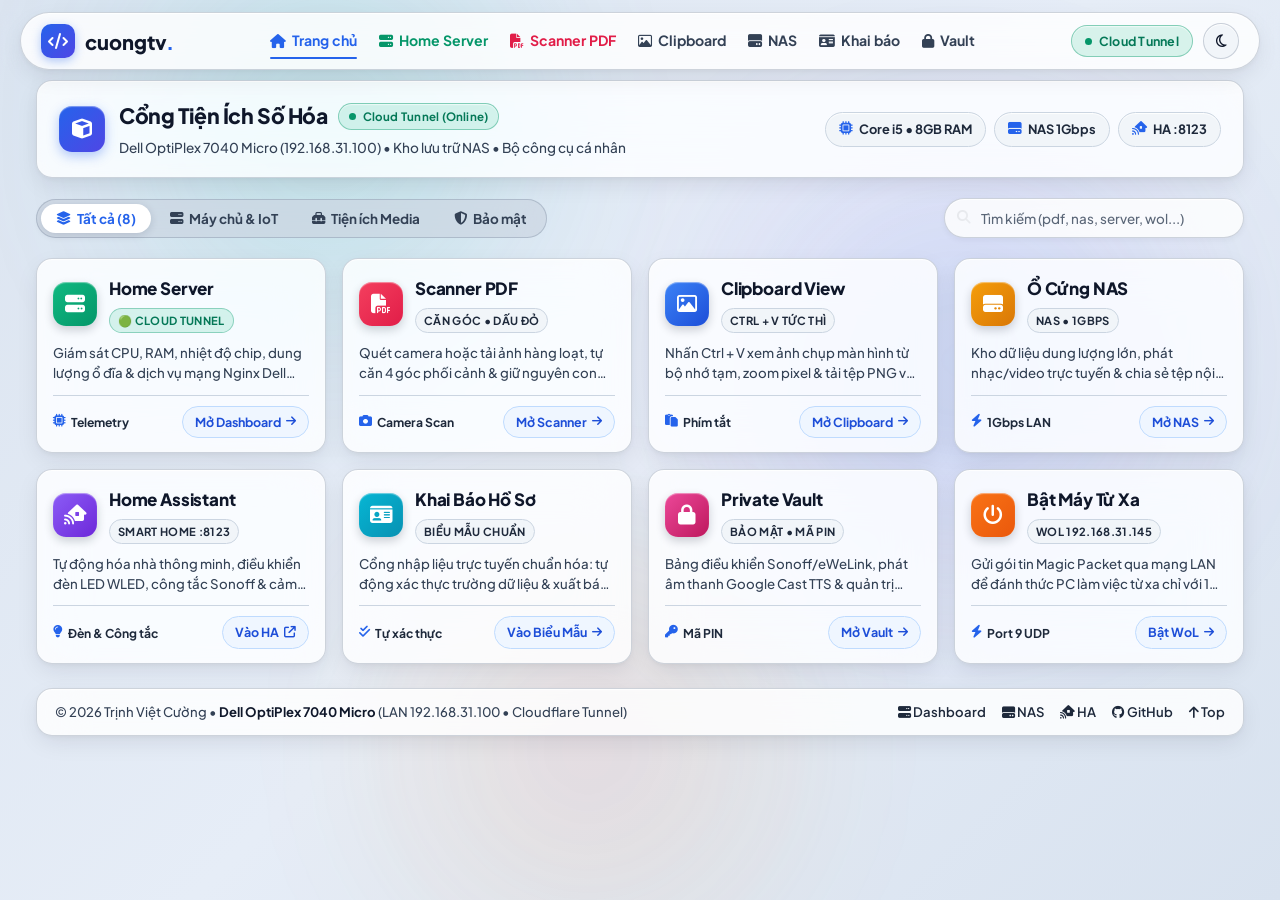
<file: index.html>
<!DOCTYPE html>
<html lang="vi" data-theme="light">
<head>
  <meta charset="UTF-8" />
  <meta name="viewport" content="width=device-width, initial-scale=1.0" />
  <title>Cổng Tiện Ích & Điều Khiển | cuongtv.</title>
  <meta name="description" content="Cổng quản lý Home Server Dell OptiPlex, kho lưu trữ NAS và bộ công cụ số hóa cá nhân của Trịnh Việt Cường." />

  <!-- Google Fonts: Plus Jakarta Sans & JetBrains Mono -->
  <link rel="preconnect" href="https://fonts.googleapis.com" />
  <link rel="preconnect" href="https://fonts.gstatic.com" crossorigin />
  <link href="https://fonts.googleapis.com/css2?family=Plus+Jakarta+Sans:wght@400;500;600;700;800&family=JetBrains+Mono:wght@400;500;600&display=swap" rel="stylesheet" />

  <!-- Font Awesome Icons -->
  <link rel="stylesheet" href="https://cdnjs.cloudflare.com/ajax/libs/font-awesome/6.5.1/css/all.min.css" />

  <!-- Base Stylesheet -->
  <link rel="stylesheet" href="css/style.css" />

  <style>
    /* ========================================================
       HIGH-CONTRAST LIGHT LIQUID GLASS (iOS FROSTED CRYSTAL)
       ======================================================== */
    :root {
      /* Deeper Cool Slate-Silver Canvas so White Glass Cards Pop with High Contrast */
      --liquid-bg: #dde5f0;
      --liquid-surface: rgba(255, 255, 255, 0.82);
      --liquid-surface-hover: rgba(255, 255, 255, 0.96);
      --liquid-border: rgba(100, 116, 139, 0.3);
      --liquid-border-hover: #2563eb;
      --liquid-blur: 24px;
      --liquid-specular: inset 0 1px 1px 0 rgba(255, 255, 255, 0.95);
      --liquid-shadow: 0 8px 24px -4px rgba(15, 23, 42, 0.1), 0 2px 6px -1px rgba(15, 23, 42, 0.06);
      --liquid-shadow-hover: 0 14px 32px -4px rgba(37, 99, 235, 0.2), 0 4px 10px -2px rgba(15, 23, 42, 0.08);

      --text-main: #0f172a;
      --text-body: #1e293b;
      --text-muted: #334155;
      --primary: #2563eb;
      --primary-hover: #1d4ed8;
      --primary-glow: rgba(37, 99, 235, 0.25);

      --pill-bg: #eff6ff;
      --pill-border: #bfdbfe;
      --pill-text: #1d4ed8;
      --badge-bg: #f1f5f9;
      --badge-border: #cbd5e1;
      --badge-text: #1e293b;
      --track-bg: rgba(203, 213, 225, 0.65);

      --ios-radius: 16px;
      --ios-radius-pill: 9999px;
      --ios-squircle: 13px;
    }

    [data-theme="dark"] {
      --liquid-bg: #04070d;
      --liquid-surface: rgba(13, 19, 33, 0.78);
      --liquid-surface-hover: rgba(22, 32, 54, 0.88);
      --liquid-border: rgba(255, 255, 255, 0.16);
      --liquid-border-hover: rgba(59, 130, 246, 0.55);
      --liquid-specular: inset 0 1px 1px 0 rgba(255, 255, 255, 0.32);
      --liquid-shadow: 0 10px 32px -8px rgba(0, 0, 0, 0.7);
      --liquid-shadow-hover: 0 18px 45px -8px rgba(0, 0, 0, 0.85);

      --text-main: #ffffff;
      --text-body: #e2e8f0;
      --text-muted: #94a3b8;
      --primary: #3b82f6;
      --primary-hover: #2563eb;
      --primary-glow: rgba(59, 130, 246, 0.4);

      --pill-bg: rgba(59, 130, 246, 0.15);
      --pill-border: rgba(59, 130, 246, 0.35);
      --pill-text: #60a5fa;
      --badge-bg: rgba(255, 255, 255, 0.09);
      --badge-border: rgba(255, 255, 255, 0.16);
      --badge-text: #cbd5e1;
      --track-bg: rgba(13, 19, 33, 0.78);
    }

    body {
      background-color: var(--liquid-bg);
      background-image: linear-gradient(135deg, #dbe4f0 0%, #e6edf7 50%, #d8e2ef 100%);
      color: var(--text-main);
      font-family: var(--font-main);
      min-height: 100vh;
      display: flex;
      flex-direction: column;
      position: relative;
      overflow-x: hidden;
      transition: background-color 0.3s ease;
    }

    [data-theme="dark"] body {
      background-image: none;
    }

    /* Ambient Fluid Glow Orbs for Glass Refraction */
    .liquid-mesh-bg {
      position: fixed;
      inset: 0;
      pointer-events: none;
      z-index: 0;
      overflow: hidden;
    }

    .liquid-orb {
      position: absolute;
      border-radius: 50%;
      filter: blur(85px);
      opacity: 0.7;
      will-change: transform;
      animation: floatFluid 20s ease-in-out infinite alternate;
    }

    .orb-1 {
      width: 500px;
      height: 500px;
      background: radial-gradient(circle, rgba(16, 185, 129, 0.25) 0%, rgba(6, 182, 212, 0.12) 50%, transparent 75%);
      top: -120px;
      left: 6%;
    }

    .orb-2 {
      width: 540px;
      height: 540px;
      background: radial-gradient(circle, rgba(59, 130, 246, 0.26) 0%, rgba(139, 92, 246, 0.15) 50%, transparent 75%);
      top: 10%;
      right: 4%;
      animation-duration: 24s;
    }

    .orb-3 {
      width: 460px;
      height: 460px;
      background: radial-gradient(circle, rgba(244, 63, 94, 0.16) 0%, rgba(245, 158, 11, 0.12) 50%, transparent 75%);
      bottom: -80px;
      left: 28%;
      animation-duration: 22s;
    }

    @keyframes floatFluid {
      0% { transform: translate(0, 0) scale(1); }
      50% { transform: translate(35px, 25px) scale(1.05); }
      100% { transform: translate(-30px, 18px) scale(0.95); }
    }

    /* Container */
    .container {
      max-width: 1240px;
      margin: 0 auto;
      padding: 0 16px;
      position: relative;
      z-index: 1;
    }

    /* Floating Liquid Header */
    .header {
      position: sticky;
      top: 12px;
      z-index: 100;
      background: transparent;
      border-bottom: none;
      padding: 0 16px;
    }

    .nav-glass-bar {
      max-width: 1240px;
      margin: 0 auto;
      height: 58px;
      padding: 0 20px;
      background: var(--liquid-surface);
      backdrop-filter: blur(var(--liquid-blur)) saturate(190%);
      -webkit-backdrop-filter: blur(var(--liquid-blur)) saturate(190%);
      border: 1px solid var(--liquid-border);
      border-radius: var(--ios-radius-pill);
      box-shadow: var(--liquid-specular), var(--liquid-shadow);
      display: flex;
      align-items: center;
      justify-content: space-between;
      transition: var(--transition);
    }

    .brand-logo {
      display: flex;
      align-items: center;
      gap: 10px;
      font-weight: 800;
      font-size: 1.25rem;
      color: var(--text-main);
      text-decoration: none;
    }

    .logo-squircle {
      width: 34px;
      height: 34px;
      border-radius: 10px;
      background: linear-gradient(135deg, #2563eb, #4f46e5);
      color: #fff;
      display: flex;
      align-items: center;
      justify-content: center;
      font-size: 1rem;
      box-shadow: 0 3px 10px rgba(37, 99, 235, 0.35);
    }

    .nav-list {
      display: flex;
      align-items: center;
      gap: 22px;
      list-style: none;
      margin: 0;
      padding: 0;
    }

    .nav-link {
      font-size: 0.88rem;
      font-weight: 700;
      color: var(--text-muted);
      text-decoration: none;
      transition: color 0.2s ease;
      display: flex;
      align-items: center;
      gap: 6px;
    }

    .nav-link:hover, .nav-link.active {
      color: var(--primary);
    }

    .nav-actions {
      display: flex;
      align-items: center;
      gap: 10px;
    }

    /* Dynamic Island Status Pill */
    .glass-status-pill {
      display: inline-flex;
      align-items: center;
      gap: 7px;
      padding: 5px 13px;
      background: rgba(16, 185, 129, 0.15);
      border: 1px solid rgba(5, 150, 105, 0.4);
      border-radius: var(--ios-radius-pill);
      color: #047857;
      font-size: 0.78rem;
      font-weight: 700;
      letter-spacing: 0.02em;
      text-decoration: none;
      box-shadow: inset 0 1px 1px 0 rgba(255, 255, 255, 0.6);
      transition: var(--transition);
      white-space: nowrap;
    }

    [data-theme="dark"] .glass-status-pill {
      color: #34d399;
      border-color: rgba(16, 185, 129, 0.4);
    }

    .glass-status-pill:hover {
      background: rgba(16, 185, 129, 0.25);
      transform: scale(1.02);
    }

    .pulse-dot {
      width: 7px;
      height: 7px;
      background-color: #059669;
      border-radius: 50%;
      box-shadow: 0 0 0 0 rgba(5, 150, 105, 0.8);
      animation: pulseGreen 1.8s infinite;
    }

    @keyframes pulseGreen {
      0% { transform: scale(0.95); box-shadow: 0 0 0 0 rgba(5, 150, 105, 0.7); }
      70% { transform: scale(1); box-shadow: 0 0 0 7px rgba(5, 150, 105, 0); }
      100% { transform: scale(0.95); box-shadow: 0 0 0 0 rgba(5, 150, 105, 0); }
    }

    .icon-glass-btn {
      width: 36px;
      height: 36px;
      border-radius: 50%;
      background: var(--badge-bg);
      border: 1px solid var(--liquid-border);
      color: var(--text-main);
      display: flex;
      align-items: center;
      justify-content: center;
      cursor: pointer;
      font-size: 0.9rem;
      box-shadow: var(--liquid-specular);
      transition: var(--transition);
    }

    .icon-glass-btn:hover {
      background: var(--liquid-surface-hover);
      border-color: var(--liquid-border-hover);
      color: var(--primary);
      transform: scale(1.08);
    }

    /* Main Container */
    .main-content {
      flex: 1;
      padding: 22px 0 40px;
    }

    /* COMPACT HERO BAR (HIGH-CONTRAST) */
    .compact-hero-glass {
      background: var(--liquid-surface);
      backdrop-filter: blur(var(--liquid-blur)) saturate(190%);
      -webkit-backdrop-filter: blur(var(--liquid-blur)) saturate(190%);
      border: 1px solid var(--liquid-border);
      border-radius: var(--ios-radius);
      box-shadow: var(--liquid-specular), var(--liquid-shadow);
      padding: 18px 22px;
      margin-bottom: 20px;
      display: flex;
      justify-content: space-between;
      align-items: center;
      flex-wrap: wrap;
      gap: 14px;
    }

    .hero-text-wrap {
      display: flex;
      align-items: center;
      gap: 14px;
    }

    .hero-avatar-squircle {
      width: 46px;
      height: 46px;
      border-radius: var(--ios-squircle);
      background: linear-gradient(135deg, #2563eb, #4f46e5);
      color: #ffffff;
      display: flex;
      align-items: center;
      justify-content: center;
      font-size: 1.25rem;
      box-shadow: 0 4px 12px rgba(37, 99, 235, 0.35), inset 0 1px 1px rgba(255, 255, 255, 0.4);
      flex-shrink: 0;
    }

    .hero-title-group h1 {
      font-size: 1.32rem;
      font-weight: 800;
      letter-spacing: -0.02em;
      margin: 0 0 3px 0;
      color: var(--text-main);
      display: flex;
      align-items: center;
      gap: 10px;
      flex-wrap: wrap;
    }

    .hero-subtext {
      font-size: 0.85rem;
      font-weight: 500;
      color: var(--text-muted);
      margin: 0;
    }

    .hero-chips-cluster {
      display: flex;
      align-items: center;
      gap: 8px;
      flex-wrap: wrap;
    }

    .glass-chip {
      background: var(--badge-bg);
      border: 1px solid var(--badge-border);
      border-radius: var(--ios-radius-pill);
      padding: 6px 13px;
      font-size: 0.8rem;
      font-weight: 700;
      color: var(--text-body);
      display: inline-flex;
      align-items: center;
      gap: 6px;
      text-decoration: none;
      box-shadow: var(--liquid-specular);
      transition: var(--transition);
    }

    .glass-chip:hover {
      background: var(--pill-bg);
      border-color: var(--primary);
      color: var(--primary);
      transform: translateY(-1px);
    }

    .glass-chip i {
      font-size: 0.85rem;
      color: var(--primary);
    }

    /* CONTROLS: iOS Segmented Tabs + Spotlight Search */
    .controls-glass-bar {
      display: flex;
      justify-content: space-between;
      align-items: center;
      flex-wrap: wrap;
      gap: 12px;
      margin-bottom: 20px;
    }

    .ios-segmented-control {
      background: var(--track-bg);
      backdrop-filter: blur(var(--liquid-blur));
      -webkit-backdrop-filter: blur(var(--liquid-blur));
      border: 1px solid var(--liquid-border);
      border-radius: var(--ios-radius-pill);
      padding: 4px;
      display: inline-flex;
      gap: 4px;
    }

    .segmented-btn {
      padding: 6px 15px;
      border-radius: var(--ios-radius-pill);
      border: none;
      background: transparent;
      font-family: inherit;
      font-size: 0.84rem;
      font-weight: 700;
      color: var(--text-muted);
      cursor: pointer;
      transition: all 0.2s cubic-bezier(0.16, 1, 0.3, 1);
      display: inline-flex;
      align-items: center;
      gap: 6px;
      user-select: none;
    }

    .segmented-btn:hover {
      color: var(--text-main);
    }

    .segmented-btn.active {
      background: #ffffff;
      color: var(--primary);
      box-shadow: 0 2px 8px rgba(15, 23, 42, 0.14);
    }

    [data-theme="dark"] .segmented-btn.active {
      background: rgba(255, 255, 255, 0.18);
      color: #ffffff;
    }

    .spotlight-search-wrap {
      position: relative;
      min-width: 260px;
      flex: 0 1 300px;
    }

    .spotlight-input {
      width: 100%;
      height: 40px;
      padding: 0 14px 0 36px;
      background: var(--liquid-surface);
      backdrop-filter: blur(var(--liquid-blur));
      -webkit-backdrop-filter: blur(var(--liquid-blur));
      border: 1px solid var(--liquid-border);
      border-radius: var(--ios-radius-pill);
      font-size: 0.84rem;
      font-weight: 500;
      font-family: inherit;
      color: var(--text-main);
      outline: none;
      box-shadow: var(--liquid-specular), 0 2px 6px rgba(15, 23, 42, 0.05);
      transition: var(--transition);
    }

    .spotlight-input::placeholder {
      color: var(--text-muted);
      opacity: 0.8;
    }

    .spotlight-input:focus {
      border-color: var(--primary);
      background: var(--liquid-surface-hover);
      box-shadow: 0 0 0 3px var(--primary-glow);
    }

    .spotlight-icon {
      position: absolute;
      left: 13px;
      top: 50%;
      transform: translateY(-50%);
      color: var(--text-muted);
      font-size: 0.85rem;
      pointer-events: none;
    }

    /* COMPACT 4-COLUMN TILE GRID */
    .compact-grid {
      display: grid;
      grid-template-columns: repeat(4, 1fr);
      gap: 16px;
      margin-bottom: 24px;
    }

    @media (max-width: 1100px) {
      .compact-grid {
        grid-template-columns: repeat(2, 1fr);
      }
    }

    @media (max-width: 640px) {
      .compact-grid {
        grid-template-columns: 1fr;
        gap: 12px;
      }
    }

    /* iOS Liquid Glass Tile (Crisp Contrast) */
    .ios-tile {
      background: var(--liquid-surface);
      backdrop-filter: blur(var(--liquid-blur)) saturate(190%);
      -webkit-backdrop-filter: blur(var(--liquid-blur)) saturate(190%);
      border: 1px solid var(--liquid-border);
      border-radius: var(--ios-radius);
      box-shadow: var(--liquid-specular), var(--liquid-shadow);
      padding: 16px 16px 14px;
      display: flex;
      flex-direction: column;
      justify-content: space-between;
      position: relative;
      overflow: hidden;
      cursor: pointer;
      text-decoration: none;
      color: inherit;
      transition: transform 0.22s cubic-bezier(0.16, 1, 0.3, 1),
                  border-color 0.22s ease,
                  background 0.22s ease,
                  box-shadow 0.22s ease;
    }

    .ios-tile:hover {
      transform: translateY(-4px);
      border-color: var(--liquid-border-hover);
      background: var(--liquid-surface-hover);
      box-shadow: var(--liquid-specular), var(--liquid-shadow-hover);
    }

    .ios-tile:active {
      transform: scale(0.985);
    }

    .tile-header {
      display: flex;
      align-items: center;
      gap: 12px;
      margin-bottom: 10px;
    }

    /* iOS Squircle App Icons */
    .app-icon {
      width: 44px;
      height: 44px;
      border-radius: var(--ios-squircle);
      display: flex;
      align-items: center;
      justify-content: center;
      font-size: 1.25rem;
      color: #ffffff;
      flex-shrink: 0;
      box-shadow: 0 4px 10px rgba(15, 23, 42, 0.2), inset 0 1px 1px 0 rgba(255, 255, 255, 0.45);
      transition: transform 0.25s ease;
    }

    .ios-tile:hover .app-icon {
      transform: scale(1.08);
    }

    .icon-server-ios { background: linear-gradient(135deg, #10b981, #059669); }
    .icon-pdf-ios { background: linear-gradient(135deg, #f43f5e, #e11d48); }
    .icon-clip-ios { background: linear-gradient(135deg, #3b82f6, #1d4ed8); }
    .icon-nas-ios { background: linear-gradient(135deg, #f59e0b, #d97706); }
    .icon-ha-ios { background: linear-gradient(135deg, #8b5cf6, #6d28d9); }
    .icon-form-ios { background: linear-gradient(135deg, #06b6d4, #0891b2); }
    .icon-vault-ios { background: linear-gradient(135deg, #ec4899, #be185d); }
    .icon-wol-ios { background: linear-gradient(135deg, #f97316, #ea580c); }

    .tile-title-group {
      flex: 1;
      min-width: 0;
    }

    .tile-title {
      font-size: 1.06rem;
      font-weight: 800;
      color: var(--text-main);
      margin: 0 0 3px 0;
      letter-spacing: -0.01em;
      white-space: nowrap;
      overflow: hidden;
      text-overflow: ellipsis;
    }

    .tile-badge {
      font-size: 0.7rem;
      font-weight: 700;
      letter-spacing: 0.03em;
      text-transform: uppercase;
      padding: 2px 8px;
      border-radius: var(--ios-radius-pill);
      background: var(--badge-bg);
      color: var(--badge-text);
      border: 1px solid var(--badge-border);
      display: inline-block;
      white-space: nowrap;
    }

    .badge-live-green {
      background: rgba(16, 185, 129, 0.15);
      color: #047857;
      border-color: rgba(5, 150, 105, 0.35);
    }

    [data-theme="dark"] .badge-live-green {
      color: #34d399;
    }

    .tile-desc {
      font-size: 0.83rem;
      font-weight: 500;
      color: var(--text-muted);
      line-height: 1.5;
      margin: 0 0 12px 0;
      display: -webkit-box;
      -webkit-line-clamp: 2;
      -webkit-box-orient: vertical;
      overflow: hidden;
      flex-grow: 1;
    }

    .tile-footer {
      display: flex;
      align-items: center;
      justify-content: space-between;
      gap: 8px;
      padding-top: 10px;
      border-top: 1px solid var(--badge-border);
    }

    .tile-tag {
      font-size: 0.76rem;
      font-weight: 700;
      color: var(--text-body);
      display: inline-flex;
      align-items: center;
      gap: 5px;
    }

    .tile-tag i {
      font-size: 0.8rem;
      color: var(--primary);
    }

    .tile-action-pill {
      display: inline-flex;
      align-items: center;
      gap: 5px;
      padding: 5px 12px;
      border-radius: var(--ios-radius-pill);
      background: var(--pill-bg);
      border: 1px solid var(--pill-border);
      color: var(--pill-text);
      font-size: 0.78rem;
      font-weight: 700;
      text-decoration: none;
      transition: var(--transition);
      white-space: nowrap;
    }

    .ios-tile:hover .tile-action-pill {
      background: var(--primary);
      border-color: var(--primary);
      color: #ffffff;
      box-shadow: 0 3px 10px var(--primary-glow);
    }

    .tile-action-pill i {
      font-size: 0.72rem;
      transition: transform 0.2s ease;
    }

    .ios-tile:hover .tile-action-pill i {
      transform: translateX(3px);
    }

    /* Empty state */
    .empty-state {
      display: none;
      text-align: center;
      padding: 36px 20px;
      background: var(--liquid-surface);
      border: 1px solid var(--liquid-border);
      border-radius: var(--ios-radius);
      margin-bottom: 24px;
    }

    /* Compact Bottom Info Strip */
    .bottom-info-strip {
      background: var(--liquid-surface);
      backdrop-filter: blur(var(--liquid-blur));
      -webkit-backdrop-filter: blur(var(--liquid-blur));
      border: 1px solid var(--liquid-border);
      border-radius: var(--ios-radius);
      box-shadow: var(--liquid-specular), var(--liquid-shadow);
      padding: 12px 18px;
      display: flex;
      justify-content: space-between;
      align-items: center;
      flex-wrap: wrap;
      gap: 10px;
      font-size: 0.82rem;
      font-weight: 500;
      color: var(--text-muted);
    }

    .bottom-info-strip strong {
      color: var(--text-main);
      font-weight: 700;
    }

    .strip-links {
      display: flex;
      gap: 16px;
    }

    .strip-links a {
      color: var(--text-body);
      font-weight: 600;
      text-decoration: none;
      transition: color 0.2s ease;
    }

    .strip-links a:hover {
      color: var(--primary);
    }

    /* Responsive */
    @media (max-width: 768px) {
      .header {
        top: 8px;
        padding: 0 10px;
      }
      .nav-glass-bar {
        height: 52px;
        padding: 0 14px;
      }
      .nav-desktop-links {
        display: none !important;
      }
      .compact-hero-glass {
        padding: 14px 16px;
      }
      .hero-title-group h1 {
        font-size: 1.15rem;
      }
      .hero-chips-cluster {
        display: none;
      }
      .controls-glass-bar {
        flex-direction: column;
        align-items: stretch;
      }
      .ios-segmented-control {
        width: 100%;
        justify-content: space-between;
        overflow-x: auto;
      }
      .segmented-btn {
        padding: 5px 8px;
        font-size: 0.74rem;
        flex: 1;
        justify-content: center;
      }
      .spotlight-search-wrap {
        min-width: 100%;
        flex: 1 1 100%;
      }
      .bottom-info-strip {
        flex-direction: column;
        text-align: center;
      }
    }
  </style>
</head>
<body>

  <!-- Ambient Liquid Glass Mesh Orbs -->
  <div class="liquid-mesh-bg" aria-hidden="true">
    <div class="liquid-orb orb-1"></div>
    <div class="liquid-orb orb-2"></div>
    <div class="liquid-orb orb-3"></div>
  </div>

  <!-- ========================================================
       FLOATING iOS LIQUID GLASS NAVIGATION BAR
       ======================================================== -->
  <header class="header" id="header">
    <div class="nav-glass-bar">
      <a href="index.html" class="brand-logo" title="Trang chủ Cuongtv Portal">
        <div class="logo-squircle"><i class="fa-solid fa-code"></i></div>
        <span>cuongtv<span style="color: #2563eb;">.</span></span>
      </a>

      <!-- Quick Nav Links -->
      <nav class="nav-desktop-links">
        <ul class="nav-list">
          <li><a href="index.html" class="nav-link active"><i class="fa-solid fa-house"></i> Trang chủ</a></li>
          <li><a href="server.html" class="nav-link" style="color: #059669; font-weight: 700;"><i class="fa-solid fa-server"></i> Home Server</a></li>
          <li><a href="image-to-pdf.html" class="nav-link" style="color: #e11d48; font-weight: 700;"><i class="fa-solid fa-file-pdf"></i> Scanner PDF</a></li>
          <li><a href="clipboard.html" class="nav-link"><i class="fa-regular fa-image"></i> Clipboard</a></li>
          <li><a href="/nas" class="nav-link"><i class="fa-solid fa-hard-drive"></i> NAS</a></li>
          <li><a href="form.html" class="nav-link"><i class="fa-solid fa-id-card"></i> Khai báo</a></li>
          <li><a href="login.html" class="nav-link"><i class="fa-solid fa-lock"></i> Vault</a></li>
        </ul>
      </nav>

      <!-- Nav Actions -->
      <div class="nav-actions">
        <!-- Live Dynamic Island Status Pill -->
        <a href="server.html" class="glass-status-pill" id="navServerStatus" title="Xem telemetry máy chủ">
          <span class="pulse-dot"></span>
          <span id="navServerText">192.168.31.100</span>
        </a>

        <!-- Light / Dark Theme Toggle -->
        <button id="themeToggle" class="icon-glass-btn theme-toggle" aria-label="Chuyển chế độ giao diện" title="Chuyển chế độ Sáng / Tối">
          <i class="fa-regular fa-moon dark-icon"></i>
          <i class="fa-regular fa-sun light-icon"></i>
        </button>
      </div>
    </div>
  </header>

  <!-- ========================================================
       MAIN CONTENT CONTAINER
       ======================================================== -->
  <main class="main-content">
    <div class="container">

      <!-- COMPACT LIQUID GLASS HERO BAR -->
      <section class="compact-hero-glass">
        <div class="hero-text-wrap">
          <div class="hero-avatar-squircle">
            <i class="fa-solid fa-cube"></i>
          </div>
          <div class="hero-title-group">
            <h1>
              Cổng Tiện Ích Số Hóa
              <span class="glass-status-pill" id="livePillStatus" style="font-size: 0.72rem; padding: 3px 10px;">
                <span class="pulse-dot"></span>
                <span id="livePillText">LAN 192.168.31.100 (Online)</span>
              </span>
            </h1>
            <p class="hero-subtext">
              Dell OptiPlex 7040 Micro (192.168.31.100) &bull; Kho lưu trữ NAS &bull; Bộ công cụ cá nhân
            </p>
          </div>
        </div>

        <!-- Metric Chips -->
        <div class="hero-chips-cluster">
          <a href="server.html" class="glass-chip" title="Mở Dashboard Telemetry">
            <i class="fa-solid fa-microchip"></i>
            <span>Core i5 &bull; 8GB RAM</span>
          </a>
          <a href="/nas" class="glass-chip" title="Mở FileBrowser Ổ Cứng NAS">
            <i class="fa-solid fa-hard-drive"></i>
            <span>NAS 1Gbps</span>
          </a>
          <a href="http://192.168.31.100:8123" target="_blank" rel="noopener" class="glass-chip" title="Mở Home Assistant">
            <i class="fa-solid fa-house-signal"></i>
            <span>HA :8123</span>
          </a>
        </div>
      </section>

      <!-- CONTROLS: iOS SEGMENTED TABS & SPOTLIGHT SEARCH -->
      <div class="controls-glass-bar">
        <div class="ios-segmented-control" id="categoryTabs">
          <button class="segmented-btn active" data-category="all">
            <i class="fa-solid fa-layer-group"></i> Tất cả (8)
          </button>
          <button class="segmented-btn" data-category="server">
            <i class="fa-solid fa-server"></i> Máy chủ & IoT
          </button>
          <button class="segmented-btn" data-category="tools">
            <i class="fa-solid fa-toolbox"></i> Tiện ích Media
          </button>
          <button class="segmented-btn" data-category="private">
            <i class="fa-solid fa-shield-halved"></i> Bảo mật
          </button>
        </div>

        <div class="spotlight-search-wrap">
          <i class="fa-solid fa-magnifying-glass spotlight-icon"></i>
          <input
            type="text"
            id="serviceSearch"
            class="spotlight-input"
            placeholder="Tìm kiếm (pdf, nas, server, wol...)"
            autocomplete="off"
          />
        </div>
      </div>

      <!-- EMPTY SEARCH STATE -->
      <div class="empty-state" id="emptyState">
        <div style="font-size: 2rem; color: var(--text-muted); margin-bottom: 8px;"><i class="fa-solid fa-magnifying-glass"></i></div>
        <div style="font-size: 1.05rem; font-weight: 700; color: var(--text-main); margin-bottom: 4px;">Không tìm thấy kết quả</div>
        <div style="font-size: 0.82rem; color: var(--text-muted); margin-bottom: 14px;">Hãy thử tìm với từ khóa khác như "server", "pdf", "nas"...</div>
        <button class="tile-action-pill" id="clearSearchBtn" style="padding: 6px 16px; cursor: pointer;">
          <i class="fa-solid fa-rotate-left"></i> Xóa tìm kiếm
        </button>
      </div>

      <!-- COMPACT 4-COLUMN TILE GRID (8 SERVICES) -->
      <div class="compact-grid" id="servicesGrid">

        <!-- 1. HOME SERVER -->
        <a href="server.html" class="ios-tile" data-category="server" data-keywords="home server dell optiplex telemetry 192.168.31.100 cpu ram nhiet do tunnel">
          <div>
            <div class="tile-header">
              <div class="app-icon icon-server-ios">
                <i class="fa-solid fa-server"></i>
              </div>
              <div class="tile-title-group">
                <h2 class="tile-title">Home Server</h2>
                <span class="tile-badge badge-live-green" id="cardServerBadge">🟢 192.168.31.100</span>
              </div>
            </div>
            <p class="tile-desc">
              Giám sát CPU, RAM, nhiệt độ chip, dung lượng ổ đĩa & dịch vụ mạng Nginx Dell 7040.
            </p>
          </div>
          <div class="tile-footer">
            <span class="tile-tag"><i class="fa-solid fa-microchip"></i> Telemetry</span>
            <span class="tile-action-pill">Mở Dashboard <i class="fa-solid fa-arrow-right"></i></span>
          </div>
        </a>

        <!-- 2. SCANNER PDF -->
        <a href="image-to-pdf.html" class="ios-tile" data-category="tools" data-keywords="scanner pdf chuyen anh scan camera cat goc giu dau do van ban">
          <div>
            <div class="tile-header">
              <div class="app-icon icon-pdf-ios">
                <i class="fa-solid fa-file-pdf"></i>
              </div>
              <div class="tile-title-group">
                <h2 class="tile-title">Scanner PDF</h2>
                <span class="tile-badge">CĂN GÓC &bull; DẤU ĐỎ</span>
              </div>
            </div>
            <p class="tile-desc">
              Quét camera hoặc tải ảnh hàng loạt, tự căn 4 góc phối cảnh & giữ nguyên con dấu đỏ.
            </p>
          </div>
          <div class="tile-footer">
            <span class="tile-tag"><i class="fa-solid fa-camera"></i> Camera Scan</span>
            <span class="tile-action-pill">Mở Scanner <i class="fa-solid fa-arrow-right"></i></span>
          </div>
        </a>

        <!-- 3. CLIPBOARD VIEWER -->
        <a href="clipboard.html" class="ios-tile" data-category="tools" data-keywords="clipboard xem anh ctrl+v chup man hinh pixel zoom download png">
          <div>
            <div class="tile-header">
              <div class="app-icon icon-clip-ios">
                <i class="fa-regular fa-image"></i>
              </div>
              <div class="tile-title-group">
                <h2 class="tile-title">Clipboard View</h2>
                <span class="tile-badge">CTRL + V TỨC THÌ</span>
              </div>
            </div>
            <p class="tile-desc">
              Nhấn Ctrl + V xem ảnh chụp màn hình từ bộ nhớ tạm, zoom pixel & tải tệp PNG về máy.
            </p>
          </div>
          <div class="tile-footer">
            <span class="tile-tag"><i class="fa-solid fa-paste"></i> Phím tắt</span>
            <span class="tile-action-pill">Mở Clipboard <i class="fa-solid fa-arrow-right"></i></span>
          </div>
        </a>

        <!-- 4. NAS DATA -->
        <a href="/nas" class="ios-tile" data-category="server" data-keywords="nas data filebrowser o cung chia se stream video 1gbps file">
          <div>
            <div class="tile-header">
              <div class="app-icon icon-nas-ios">
                <i class="fa-solid fa-hard-drive"></i>
              </div>
              <div class="tile-title-group">
                <h2 class="tile-title">Ổ Cứng NAS</h2>
                <span class="tile-badge">NAS &bull; 1GBPS</span>
              </div>
            </div>
            <p class="tile-desc">
              Kho dữ liệu dung lượng lớn, phát nhạc/video trực tuyến & chia sẻ tệp nội bộ tốc độ cao.
            </p>
          </div>
          <div class="tile-footer">
            <span class="tile-tag"><i class="fa-solid fa-bolt"></i> 1Gbps LAN</span>
            <span class="tile-action-pill">Mở NAS <i class="fa-solid fa-arrow-right"></i></span>
          </div>
        </a>

        <!-- 5. HOME ASSISTANT -->
        <a href="http://192.168.31.100:8123" target="_blank" rel="noopener" class="ios-tile" data-category="server" data-keywords="home assistant smart home wled sonoff tu dong hoa cong tac den">
          <div>
            <div class="tile-header">
              <div class="app-icon icon-ha-ios">
                <i class="fa-solid fa-house-signal"></i>
              </div>
              <div class="tile-title-group">
                <h2 class="tile-title">Home Assistant</h2>
                <span class="tile-badge">SMART HOME :8123</span>
              </div>
            </div>
            <p class="tile-desc">
              Tự động hóa nhà thông minh, điều khiển đèn LED WLED, công tắc Sonoff & cảm biến.
            </p>
          </div>
          <div class="tile-footer">
            <span class="tile-tag"><i class="fa-solid fa-lightbulb"></i> Đèn & Công tắc</span>
            <span class="tile-action-pill">Vào HA <i class="fa-solid fa-arrow-up-right-from-square"></i></span>
          </div>
        </a>

        <!-- 6. KHAI BÁO BIỂU MẪU -->
        <a href="form.html" class="ios-tile" data-category="private" data-keywords="khai bao bieu mau thong tin ho so form online xuat bao cao">
          <div>
            <div class="tile-header">
              <div class="app-icon icon-form-ios">
                <i class="fa-solid fa-id-card"></i>
              </div>
              <div class="tile-title-group">
                <h2 class="tile-title">Khai Báo Hồ Sơ</h2>
                <span class="tile-badge">BIỂU MẪU CHUẨN</span>
              </div>
            </div>
            <p class="tile-desc">
              Cổng nhập liệu trực tuyến chuẩn hóa: tự động xác thực trường dữ liệu & xuất báo cáo nhanh.
            </p>
          </div>
          <div class="tile-footer">
            <span class="tile-tag"><i class="fa-solid fa-check-double"></i> Tự xác thực</span>
            <span class="tile-action-pill">Vào Biểu Mẫu <i class="fa-solid fa-arrow-right"></i></span>
          </div>
        </a>

        <!-- 7. PRIVATE VAULT -->
        <a href="login.html" class="ios-tile" data-category="private" data-keywords="private vault bao mat dang nhap sonoff ewelink google cast tts">
          <div>
            <div class="tile-header">
              <div class="app-icon icon-vault-ios">
                <i class="fa-solid fa-lock"></i>
              </div>
              <div class="tile-title-group">
                <h2 class="tile-title">Private Vault</h2>
                <span class="tile-badge">BẢO MẬT &bull; MÃ PIN</span>
              </div>
            </div>
            <p class="tile-desc">
              Bảng điều khiển Sonoff/eWeLink, phát âm thanh Google Cast TTS & quản trị thiết bị.
            </p>
          </div>
          <div class="tile-footer">
            <span class="tile-tag"><i class="fa-solid fa-key"></i> Mã PIN</span>
            <span class="tile-action-pill">Mở Vault <i class="fa-solid fa-arrow-right"></i></span>
          </div>
        </a>

        <!-- 8. WAKE-ON-LAN -->
        <a href="server.html#wol" class="ios-tile" data-category="server" data-keywords="wake on lan wol bat may tinh tu xa magic packet 192.168.31.145">
          <div>
            <div class="tile-header">
              <div class="app-icon icon-wol-ios">
                <i class="fa-solid fa-power-off"></i>
              </div>
              <div class="tile-title-group">
                <h2 class="tile-title">Bật Máy Từ Xa</h2>
                <span class="tile-badge">WOL 192.168.31.145</span>
              </div>
            </div>
            <p class="tile-desc">
              Gửi gói tin Magic Packet qua mạng LAN để đánh thức PC làm việc từ xa chỉ với 1 click.
            </p>
          </div>
          <div class="tile-footer">
            <span class="tile-tag"><i class="fa-solid fa-bolt"></i> Port 9 UDP</span>
            <span class="tile-action-pill">Bật WoL <i class="fa-solid fa-arrow-right"></i></span>
          </div>
        </a>

      </div>

      <!-- COMPACT BOTTOM INFO STRIP -->
      <div class="bottom-info-strip">
        <div>
          &copy; <span id="currentYear"></span> Trịnh Việt Cường &bull; <strong>Dell OptiPlex 7040 Micro</strong> (LAN 192.168.31.100 &bull; Cloudflare Tunnel)
        </div>
        <div class="strip-links">
          <a href="server.html"><i class="fa-solid fa-server"></i> Dashboard</a>
          <a href="/nas"><i class="fa-solid fa-hard-drive"></i> NAS</a>
          <a href="http://192.168.31.100:8123" target="_blank" rel="noopener"><i class="fa-solid fa-house-signal"></i> HA</a>
          <a href="https://github.com/Cuong1012" target="_blank" rel="noopener"><i class="fa-brands fa-github"></i> GitHub</a>
          <a href="#header" title="Lên đầu trang"><i class="fa-solid fa-arrow-up"></i> Top</a>
        </div>
      </div>

    </div>
  </main>

  <!-- ========================================================
       JAVASCRIPT LOGIC
       ======================================================== -->
  <script>
    // 1. THEME INITIALIZATION (DEFAULT TO HIGH-CONTRAST LIGHT MODE)
    function initTheme() {
      let savedTheme = localStorage.getItem('portal-light-theme');
      if (!savedTheme) {
        savedTheme = 'light';
        localStorage.setItem('portal-light-theme', 'light');
      }
      document.documentElement.setAttribute('data-theme', savedTheme);
    }

    function toggleTheme() {
      const current = document.documentElement.getAttribute('data-theme');
      const nextTheme = current === 'dark' ? 'light' : 'dark';
      document.documentElement.setAttribute('data-theme', nextTheme);
      localStorage.setItem('portal-light-theme', nextTheme);
    }

    const themeToggleBtn = document.getElementById('themeToggle');
    if (themeToggleBtn) {
      themeToggleBtn.addEventListener('click', toggleTheme);
    }

    // 2. CURRENT YEAR
    const currentYearEl = document.getElementById('currentYear');
    if (currentYearEl) {
      currentYearEl.textContent = new Date().getFullYear();
    }

    // 3. CATEGORY FILTER & REAL-TIME SEARCH
    const searchInput = document.getElementById('serviceSearch');
    const categoryTabs = document.querySelectorAll('.segmented-btn');
    const tiles = Array.from(document.querySelectorAll('.ios-tile'));
    const emptyState = document.getElementById('emptyState');
    const clearSearchBtn = document.getElementById('clearSearchBtn');
    let activeCategory = 'all';

    function filterTiles() {
      const query = searchInput ? searchInput.value.trim().toLowerCase() : '';
      let visibleCount = 0;

      tiles.forEach(tile => {
        const category = tile.getAttribute('data-category');
        const keywords = (tile.getAttribute('data-keywords') || '').toLowerCase();
        const title = (tile.querySelector('.tile-title')?.textContent || '').toLowerCase();
        const desc = (tile.querySelector('.tile-desc')?.textContent || '').toLowerCase();

        const matchCategory = (activeCategory === 'all' || category === activeCategory);
        const matchSearch = (!query || title.includes(query) || desc.includes(query) || keywords.includes(query));

        if (matchCategory && matchSearch) {
          tile.style.display = 'flex';
          visibleCount++;
        } else {
          tile.style.display = 'none';
        }
      });

      if (emptyState) {
        emptyState.style.display = (visibleCount === 0) ? 'block' : 'none';
      }
    }

    categoryTabs.forEach(tab => {
      tab.addEventListener('click', () => {
        categoryTabs.forEach(t => t.classList.remove('active'));
        tab.classList.add('active');
        activeCategory = tab.getAttribute('data-category');
        filterTiles();
      });
    });

    if (searchInput) {
      searchInput.addEventListener('input', filterTiles);
    }

    if (clearSearchBtn && searchInput) {
      clearSearchBtn.addEventListener('click', () => {
        searchInput.value = '';
        searchInput.focus();
        filterTiles();
      });
    }

    // 4. LIVE SERVER TELEMETRY & AUTO-DETECTION
    async function checkServerStatus() {
      const isLan = location.hostname === '192.168.31.100' || location.hostname === 'localhost' || location.hostname.startsWith('192.168.');
      const navServerText = document.getElementById('navServerText');
      const livePillText = document.getElementById('livePillText');
      const cardServerBadge = document.getElementById('cardServerBadge');

      if (isLan) {
        if (navServerText) navServerText.textContent = 'LAN 192.168.31.100';
        if (livePillText) livePillText.textContent = 'LAN 192.168.31.100 (Online)';
        if (cardServerBadge) cardServerBadge.textContent = '🟢 192.168.31.100';
      } else {
        if (navServerText) navServerText.textContent = 'Cloud Tunnel';
        if (livePillText) livePillText.textContent = 'Cloud Tunnel (Online)';
        if (cardServerBadge) cardServerBadge.textContent = '🟢 CLOUD TUNNEL';
      }

      try {
        const res = await fetch(`server-status.json?t=${Date.now()}`);
        if (res.ok) {
          const data = await res.json();
          if (data.status === 'online') {
            if (livePillText) {
              livePillText.textContent = isLan ? 'LAN 192.168.31.100 (Online)' : 'Cloud Tunnel (Online)';
            }
          }
        }
      } catch (err) {
        // Cached fallback
      }
    }

    document.addEventListener('DOMContentLoaded', () => {
      initTheme();
      checkServerStatus();
    });
  </script>
</body>
</html>
</file>
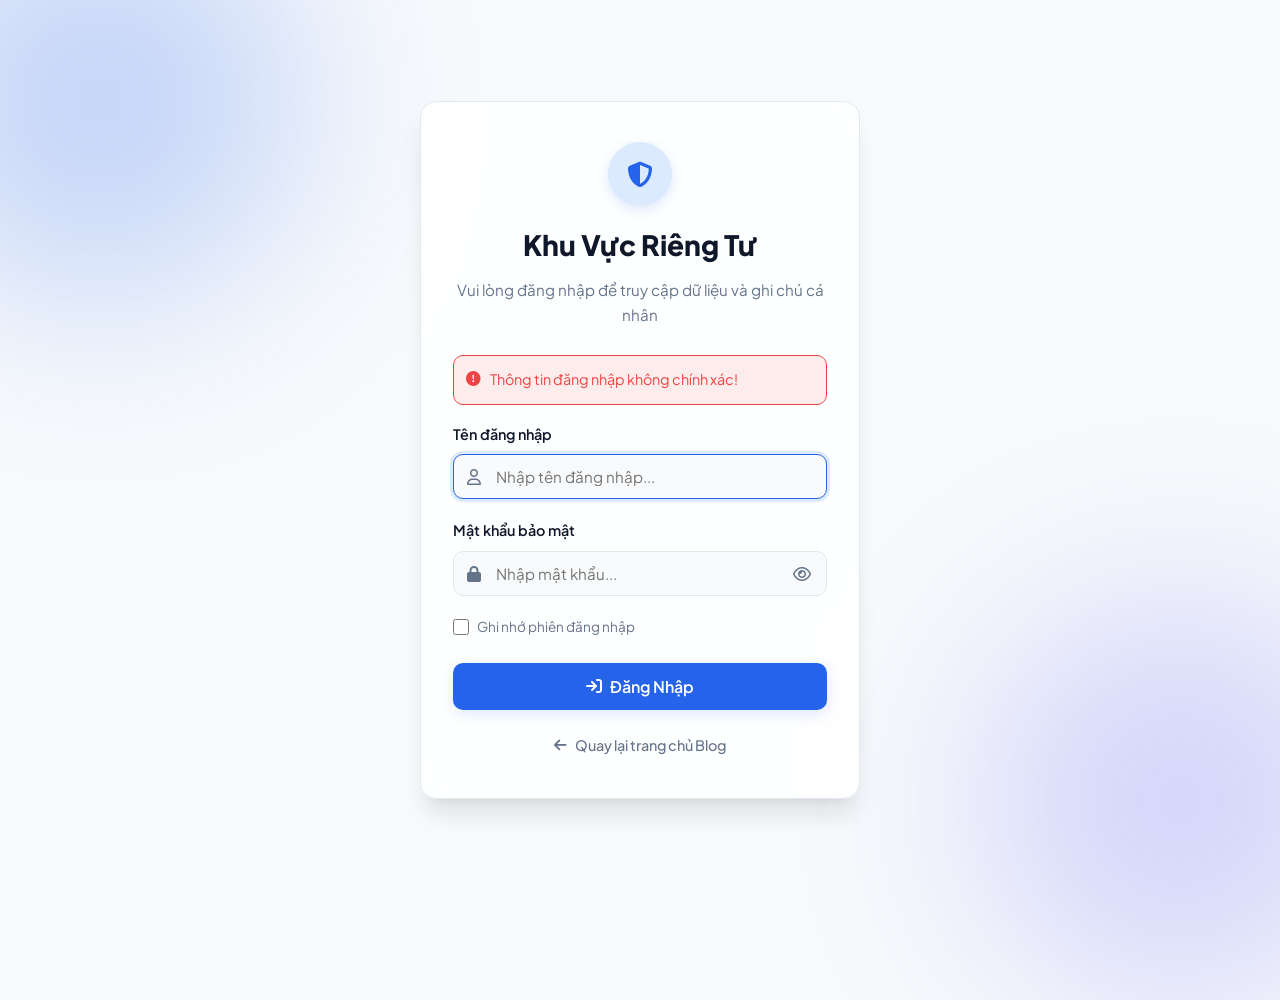
<file: login.html>
<!DOCTYPE html>
<html lang="vi" data-theme="light">
<head>
  <meta charset="UTF-8" />
  <meta name="viewport" content="width=device-width, initial-scale=1.0" />
  <title>Đăng Nhập | Khu Vực Riêng Tư</title>
  <meta name="description" content="Đăng nhập để truy cập dữ liệu và ghi chú riêng tư của tác giả." />

  <!-- Fonts & Icons -->
  <link rel="preconnect" href="https://fonts.googleapis.com" />
  <link rel="preconnect" href="https://fonts.gstatic.com" crossorigin />
  <link href="https://fonts.googleapis.com/css2?family=Plus+Jakarta+Sans:wght@400;500;600;700;800&family=JetBrains+Mono:wght@400;500&display=swap" rel="stylesheet" />
  <link rel="stylesheet" href="https://cdnjs.cloudflare.com/ajax/libs/font-awesome/6.5.1/css/all.min.css" />

  <!-- CSS -->
  <link rel="stylesheet" href="css/style.css" />
  <link rel="stylesheet" href="css/auth.css" />
</head>
<body class="auth-page">
  <div class="auth-container">
    <div class="auth-card">
      <div class="auth-header">
        <div class="auth-icon-badge">
          <i class="fa-solid fa-shield-halved"></i>
        </div>
        <h1 class="auth-title">Khu Vực Riêng Tư</h1>
        <p class="auth-subtitle">Vui lòng đăng nhập để truy cập dữ liệu và ghi chú cá nhân</p>
      </div>

      <!-- Error Alert -->
      <div class="auth-alert error" id="loginAlert">
        <i class="fa-solid fa-circle-exclamation"></i>
        <span id="loginAlertText">Thông tin đăng nhập không chính xác!</span>
      </div>

      <!-- Login Form -->
      <form class="auth-form" id="loginForm">
        <div class="form-group">
          <label class="form-label" for="usernameInput">Tên đăng nhập</label>
          <div class="input-with-icon">
            <i class="fa-regular fa-user input-icon"></i>
            <input type="text" id="usernameInput" placeholder="Nhập tên đăng nhập..." required autofocus autocomplete="username" />
          </div>
        </div>

        <div class="form-group">
          <label class="form-label" for="passwordInput">Mật khẩu bảo mật</label>
          <div class="input-with-icon">
            <i class="fa-solid fa-lock input-icon"></i>
            <input type="password" id="passwordInput" placeholder="Nhập mật khẩu..." required autocomplete="current-password" />
            <button type="button" class="toggle-password-btn" id="togglePasswordBtn" title="Hiện/Ẩn mật khẩu">
              <i class="fa-regular fa-eye" id="togglePasswordIcon"></i>
            </button>
          </div>
        </div>

        <div class="form-options">
          <label class="remember-me">
            <input type="checkbox" id="rememberMeCheckbox" />
            <span>Ghi nhớ phiên đăng nhập</span>
          </label>
        </div>

        <button type="submit" class="btn btn-primary btn-block">
          <i class="fa-solid fa-arrow-right-to-bracket"></i> Đăng Nhập
        </button>
      </form>


      <a href="index.html" class="back-home-link">
        <i class="fa-solid fa-arrow-left"></i> Quay lại trang chủ Blog
      </a>
    </div>
  </div>

  <!-- Scripts -->
  <script src="js/auth.js"></script>
  <script>
    // Sync theme with main app
    const savedTheme = localStorage.getItem("devlog-theme") || "light";
    document.documentElement.setAttribute("data-theme", savedTheme);

    // If already authenticated, redirect to private portal
    if (DevLogAuth.isAuthenticated()) {
      window.location.href = "private.html";
    }

    const loginForm = document.getElementById("loginForm");
    const usernameInput = document.getElementById("usernameInput");
    const passwordInput = document.getElementById("passwordInput");
    const rememberMeCheckbox = document.getElementById("rememberMeCheckbox");
    const loginAlert = document.getElementById("loginAlert");
    const loginAlertText = document.getElementById("loginAlertText");
    const togglePasswordBtn = document.getElementById("togglePasswordBtn");
    const togglePasswordIcon = document.getElementById("togglePasswordIcon");

    // Toggle Password Visibility
    togglePasswordBtn.addEventListener("click", () => {
      const isPassword = passwordInput.type === "password";
      passwordInput.type = isPassword ? "text" : "password";
      togglePasswordIcon.className = isPassword ? "fa-regular fa-eye-slash" : "fa-regular fa-eye";
    });

    // Handle Login Submit
    loginForm.addEventListener("submit", (e) => {
      e.preventDefault();
      loginAlert.style.display = "none";

      const user = usernameInput.value;
      const pass = passwordInput.value;
      const remember = rememberMeCheckbox.checked;

      const result = DevLogAuth.login(user, pass, remember);
      if (result.success) {
        window.location.href = "private.html";
      } else {
        loginAlertText.textContent = result.message;
        loginAlert.style.display = "flex";
        passwordInput.value = "";
        passwordInput.focus();
      }
    });
  </script>
</body>
</html>
</file>
<file: css/style.css>
/* =========================================================
   DEVLOG - MODERN PERSONAL BLOG STYLESHEET
   ========================================================= */

/* --- CSS Variables & Themes --- */
:root {
  --font-main: 'Plus Jakarta Sans', -apple-system, BlinkMacSystemFont, 'Segoe UI', Roboto, sans-serif;
  --font-mono: 'JetBrains Mono', monospace;

  /* Colors - Light Mode (Default) */
  --bg-body: #f8fafc;
  --bg-surface: #ffffff;
  --bg-surface-glass: rgba(255, 255, 255, 0.85);
  --bg-card: #ffffff;
  --bg-hover: #f1f5f9;
  --bg-tag: #eef2ff;
  
  --border-color: #e2e8f0;
  --border-subtle: #edf2f7;

  --text-main: #0f172a;
  --text-body: #334155;
  --text-muted: #64748b;
  --text-inverse: #ffffff;

  --primary: #2563eb;
  --primary-hover: #1d4ed8;
  --primary-light: #dbeafe;
  --primary-glow: rgba(37, 99, 235, 0.15);

  --accent: #6366f1;
  --accent-light: #ede9fe;

  --success: #10b981;
  --danger: #ef4444;

  /* Shadows */
  --shadow-sm: 0 1px 2px 0 rgba(0, 0, 0, 0.05);
  --shadow-md: 0 4px 6px -1px rgba(0, 0, 0, 0.07), 0 2px 4px -2px rgba(0, 0, 0, 0.05);
  --shadow-lg: 0 10px 15px -3px rgba(0, 0, 0, 0.08), 0 4px 6px -4px rgba(0, 0, 0, 0.04);
  --shadow-xl: 0 20px 25px -5px rgba(0, 0, 0, 0.1), 0 8px 10px -6px rgba(0, 0, 0, 0.05);

  --radius-sm: 6px;
  --radius-md: 10px;
  --radius-lg: 16px;
  --radius-full: 9999px;

  --transition: all 0.25s cubic-bezier(0.4, 0, 0.2, 1);
}

/* --- Dark Theme Overrides --- */
[data-theme="dark"] {
  --bg-body: #0a0e17;
  --bg-surface: #111827;
  --bg-surface-glass: rgba(17, 24, 39, 0.85);
  --bg-card: #141d2e;
  --bg-hover: #1e293b;
  --bg-tag: rgba(59, 130, 246, 0.15);

  --border-color: #1f293d;
  --border-subtle: #172033;

  --text-main: #f8fafc;
  --text-body: #cbd5e1;
  --text-muted: #94a3b8;
  --text-inverse: #0f172a;

  --primary: #3b82f6;
  --primary-hover: #60a5fa;
  --primary-light: rgba(59, 130, 246, 0.2);
  --primary-glow: rgba(59, 130, 246, 0.25);

  --accent: #818cf8;
  --accent-light: rgba(129, 140, 248, 0.2);

  --shadow-sm: 0 1px 2px 0 rgba(0, 0, 0, 0.4);
  --shadow-md: 0 4px 6px -1px rgba(0, 0, 0, 0.5);
  --shadow-lg: 0 10px 15px -3px rgba(0, 0, 0, 0.6);
  --shadow-xl: 0 20px 25px -5px rgba(0, 0, 0, 0.7);
}

/* --- Base & Reset --- */
*, *::before, *::after {
  box-sizing: border-box;
  margin: 0;
  padding: 0;
}

html {
  scroll-behavior: smooth;
}

body {
  font-family: var(--font-main);
  background-color: var(--bg-body);
  color: var(--text-body);
  line-height: 1.65;
  transition: background-color 0.3s ease, color 0.3s ease;
  overflow-x: hidden;
}

a {
  color: inherit;
  text-decoration: none;
  transition: var(--transition);
}

ul {
  list-style: none;
}

img {
  max-width: 100%;
  height: auto;
  display: block;
}

button, input {
  font-family: inherit;
  border: none;
  outline: none;
}

.container {
  width: 100%;
  max-width: 1160px;
  margin: 0 auto;
  padding: 0 24px;
}

/* --- Typography Helpers --- */
.gradient-text {
  background: linear-gradient(135deg, var(--primary), var(--accent));
  -webkit-background-clip: text;
  -webkit-text-fill-color: transparent;
}

.badge {
  display: inline-flex;
  align-items: center;
  gap: 8px;
  padding: 6px 14px;
  background: var(--primary-light);
  color: var(--primary);
  border-radius: var(--radius-full);
  font-size: 0.85rem;
  font-weight: 600;
  margin-bottom: 16px;
}

.pulse-dot {
  width: 8px;
  height: 8px;
  background-color: var(--success);
  border-radius: 50%;
  box-shadow: 0 0 0 0 rgba(16, 185, 129, 0.7);
  animation: pulse 2s infinite;
}

@keyframes pulse {
  0% { transform: scale(0.95); box-shadow: 0 0 0 0 rgba(16, 185, 129, 0.7); }
  70% { transform: scale(1); box-shadow: 0 0 0 8px rgba(16, 185, 129, 0); }
  100% { transform: scale(0.95); box-shadow: 0 0 0 0 rgba(16, 185, 129, 0); }
}

/* --- Buttons --- */
.btn {
  display: inline-flex;
  align-items: center;
  justify-content: center;
  gap: 8px;
  padding: 12px 24px;
  border-radius: var(--radius-md);
  font-size: 0.95rem;
  font-weight: 600;
  cursor: pointer;
  transition: var(--transition);
}

.btn-primary {
  background: var(--primary);
  color: #ffffff;
  box-shadow: 0 4px 14px var(--primary-glow);
}

.btn-primary:hover {
  background: var(--primary-hover);
  transform: translateY(-2px);
  box-shadow: 0 6px 20px var(--primary-glow);
}

.btn-secondary {
  background: var(--bg-card);
  color: var(--text-main);
  border: 1px solid var(--border-color);
}

.btn-secondary:hover {
  background: var(--bg-hover);
  border-color: var(--text-muted);
  transform: translateY(-2px);
}

.icon-btn {
  width: 42px;
  height: 42px;
  border-radius: 50%;
  background: var(--bg-card);
  border: 1px solid var(--border-color);
  color: var(--text-main);
  display: inline-flex;
  align-items: center;
  justify-content: center;
  cursor: pointer;
  font-size: 1.1rem;
  transition: var(--transition);
}

.icon-btn:hover {
  background: var(--bg-hover);
  transform: scale(1.05);
}

/* --- Header & Nav --- */
.header {
  position: sticky;
  top: 0;
  z-index: 100;
  background: var(--bg-surface-glass);
  backdrop-filter: blur(12px);
  -webkit-backdrop-filter: blur(12px);
  border-bottom: 1px solid var(--border-color);
  transition: var(--transition);
}

.nav-container {
  display: flex;
  align-items: center;
  justify-content: space-between;
  height: 72px;
}

.brand-logo {
  display: flex;
  align-items: center;
  gap: 10px;
  font-weight: 800;
  font-size: 1.35rem;
  color: var(--text-main);
}

.logo-mark {
  width: 38px;
  height: 38px;
  border-radius: var(--radius-md);
  background: linear-gradient(135deg, var(--primary), var(--accent));
  color: #fff;
  display: flex;
  align-items: center;
  justify-content: center;
  font-size: 1.1rem;
}

.accent-dot {
  color: var(--primary);
}

.nav-list {
  display: flex;
  align-items: center;
  gap: 32px;
}

.nav-link {
  font-weight: 500;
  font-size: 0.95rem;
  color: var(--text-muted);
  position: relative;
  padding: 6px 0;
}

.nav-link:hover, .nav-link.active {
  color: var(--primary);
}

.nav-link.active::after {
  content: '';
  position: absolute;
  bottom: 0;
  left: 0;
  width: 100%;
  height: 2px;
  background: var(--primary);
  border-radius: 2px;
}

.nav-actions {
  display: flex;
  align-items: center;
  gap: 12px;
}

/* Theme Toggle Icons */
[data-theme="light"] .light-icon { display: none; }
[data-theme="light"] .dark-icon { display: block; }
[data-theme="dark"] .light-icon { display: block; }
[data-theme="dark"] .dark-icon { display: none; }

.mobile-menu-btn {
  display: none;
}

/* --- Hero Section --- */
.hero-section {
  padding: 80px 0 60px;
  position: relative;
}

.hero-container {
  display: grid;
  grid-template-columns: 1.2fr 0.8fr;
  gap: 48px;
  align-items: center;
}

.hero-title {
  font-size: 3rem;
  font-weight: 800;
  line-height: 1.2;
  color: var(--text-main);
  margin-bottom: 20px;
  letter-spacing: -0.02em;
}

.hero-desc {
  font-size: 1.15rem;
  color: var(--text-muted);
  margin-bottom: 32px;
  max-width: 540px;
}

.hero-cta {
  display: flex;
  flex-wrap: wrap;
  gap: 16px;
}

.hero-avatar-wrapper {
  display: flex;
  justify-content: center;
}

.avatar-card {
  background: var(--bg-card);
  border: 1px solid var(--border-color);
  padding: 28px;
  border-radius: var(--radius-lg);
  box-shadow: var(--shadow-xl);
  text-align: center;
  max-width: 320px;
  width: 100%;
  transition: var(--transition);
}

.avatar-card:hover {
  transform: translateY(-4px);
  border-color: var(--primary);
}

.avatar-img-container {
  position: relative;
  width: 140px;
  height: 140px;
  margin: 0 auto 18px;
}

.avatar-img {
  width: 100%;
  height: 100%;
  object-fit: cover;
  border-radius: 50%;
  border: 4px solid var(--primary-light);
}

.avatar-status {
  position: absolute;
  bottom: 6px;
  right: 6px;
  width: 32px;
  height: 32px;
  background: linear-gradient(135deg, var(--primary), var(--accent));
  color: #fff;
  border-radius: 50%;
  display: flex;
  align-items: center;
  justify-content: center;
  font-size: 0.85rem;
  border: 2px solid var(--bg-card);
}

.avatar-info h3 {
  font-size: 1.25rem;
  font-weight: 700;
  color: var(--text-main);
  margin-bottom: 4px;
}

.avatar-info p {
  font-size: 0.9rem;
  color: var(--text-muted);
  margin-bottom: 16px;
}

.social-pills {
  display: flex;
  justify-content: center;
  gap: 12px;
}

.social-pills a {
  width: 36px;
  height: 36px;
  border-radius: 50%;
  background: var(--bg-hover);
  color: var(--text-muted);
  display: inline-flex;
  align-items: center;
  justify-content: center;
  font-size: 1rem;
}

.social-pills a:hover {
  background: var(--primary);
  color: #ffffff;
  transform: translateY(-2px);
}

/* --- Modern Cross-Document View Transitions (Baseline & Progressive Enhancement) --- */
@media (prefers-reduced-motion: no-preference) {
  @view-transition {
    navigation: auto;
  }
  
  ::view-transition-old(root) {
    animation: 0.28s cubic-bezier(0.4, 0, 0.2, 1) both page-fade-out;
  }

  ::view-transition-new(root) {
    animation: 0.34s cubic-bezier(0.4, 0, 0.2, 1) both page-fade-in;
  }
}

@keyframes page-fade-out {
  from { opacity: 1; transform: scale(1); }
  to { opacity: 0; transform: scale(0.985); }
}

@keyframes page-fade-in {
  from { opacity: 0; transform: scale(1.015); }
  to { opacity: 1; transform: scale(1); }
}

.header {
  view-transition-name: site-header;
}

/* --- Ambient Floating Aura & Scene Transitions --- */
.ambient-glow-wrapper {
  position: absolute;
  top: 0;
  left: 0;
  width: 100%;
  height: 100%;
  overflow: hidden;
  pointer-events: none;
  z-index: 0;
}

.ambient-blob {
  position: absolute;
  border-radius: 50%;
  filter: blur(80px);
  opacity: 0.35;
  will-change: transform;
}

[data-theme="dark"] .ambient-blob {
  opacity: 0.22;
}

.blob-1 {
  top: -80px;
  right: -60px;
  width: 480px;
  height: 480px;
  background: radial-gradient(circle, #3b82f6 0%, #8b5cf6 65%, transparent 80%);
  animation: floatOrb 18s ease-in-out infinite alternate;
}

.blob-2 {
  top: 35%;
  left: -120px;
  width: 440px;
  height: 440px;
  background: radial-gradient(circle, #06b6d4 0%, #10b981 65%, transparent 80%);
  animation: floatOrb2 22s ease-in-out infinite alternate;
}

@keyframes floatOrb {
  0% { transform: translate(0, 0) scale(1); }
  50% { transform: translate(-60px, 40px) scale(1.08); }
  100% { transform: translate(40px, -30px) scale(0.95); }
}

@keyframes floatOrb2 {
  0% { transform: translate(0, 0) scale(1); }
  50% { transform: translate(50px, -50px) scale(1.12); }
  100% { transform: translate(-30px, 30px) scale(0.92); }
}

@media (prefers-reduced-motion: reduce) {
  .blob-1, .blob-2 {
    animation: none;
  }
}

/* --- Dynamic Hero Typing & Status Pill --- */
.hero-live-pill {
  display: inline-flex;
  align-items: center;
  gap: 10px;
  padding: 8px 18px;
  background: rgba(16, 185, 129, 0.12);
  border: 1px solid rgba(16, 185, 129, 0.3);
  border-radius: var(--radius-full);
  color: #10b981;
  font-weight: 700;
  font-size: 0.88rem;
  margin-bottom: 20px;
  backdrop-filter: blur(8px);
  -webkit-backdrop-filter: blur(8px);
  box-shadow: 0 2px 10px rgba(16, 185, 129, 0.15);
}

.hero-live-pill .pulse-live {
  width: 9px;
  height: 9px;
  background: #10b981;
  border-radius: 50%;
  box-shadow: 0 0 0 0 rgba(16, 185, 129, 0.7);
  animation: pulse 2s infinite;
}

.typing-cursor {
  display: inline-block;
  margin-left: 2px;
  font-weight: 300;
  animation: blinkCursor 0.8s infinite;
}

@keyframes blinkCursor {
  0%, 100% { opacity: 1; }
  50% { opacity: 0; }
}

/* --- Interactive Services & Tools Hub --- */
.hub-section {
  padding: 70px 0 90px;
  position: relative;
  z-index: 1;
}

.section-header {
  display: flex;
  justify-content: space-between;
  align-items: flex-end;
  flex-wrap: wrap;
  gap: 24px;
  margin-bottom: 36px;
}

.section-title {
  font-size: 2.2rem;
  font-weight: 800;
  color: var(--text-main);
  letter-spacing: -0.01em;
}

.section-subtitle {
  color: var(--text-muted);
  margin-top: 6px;
  font-size: 1.05rem;
}

.hub-tabs {
  display: flex;
  flex-wrap: wrap;
  gap: 10px;
}

/* ========================================================
   HORIZONTAL PINNED SCROLL SECTION (CUỘN XUỐNG CHẠY NGANG)
   ======================================================== */
.horizontal-scroll-section {
  position: relative;
  /* Vertical distance for smooth mouse wheel horizontal travel */
  height: 320vh;
  background: var(--bg-body);
}

.sticky-pin-container {
  position: sticky;
  top: 72px;
  height: calc(100vh - 72px);
  width: 100%;
  overflow: hidden;
  display: flex;
  align-items: center;
  justify-content: center;
}

.pin-content {
  width: 100%;
  max-width: 1200px;
  display: flex;
  flex-direction: column;
  justify-content: space-between;
  height: 100%;
  padding: 24px 20px 20px;
  position: relative;
}

.horizontal-viewport {
  position: relative;
  width: 100%;
  overflow: hidden;
  padding: 10px 0;
  mask-image: linear-gradient(to right, transparent 0%, black 4%, black 96%, transparent 100%);
  -webkit-mask-image: linear-gradient(to right, transparent 0%, black 4%, black 96%, transparent 100%);
}

.horizontal-track {
  display: flex;
  gap: 32px;
  width: max-content;
  will-change: transform;
  transition: transform 0.08s cubic-bezier(0.2, 0, 0.2, 1);
  padding: 16px 20px;
}

/* Card in Horizontal Track */
.horizontal-track .hub-card {
  width: 420px;
  min-width: 420px;
  height: 420px;
  background: var(--bg-card);
  border: 1px solid var(--border-color);
  border-radius: var(--radius-lg);
  padding: 26px;
  display: flex;
  flex-direction: column;
  box-shadow: var(--shadow-md);
  transition: transform 0.3s ease, box-shadow 0.3s ease, border-color 0.3s ease;
  backdrop-filter: blur(12px);
  -webkit-backdrop-filter: blur(12px);
  flex-shrink: 0;
}

.horizontal-track .hub-card:hover {
  transform: translateY(-6px) scale(1.02);
  box-shadow: var(--shadow-xl);
  border-color: var(--primary);
}

.horizontal-track .hub-card.card-server {
  border-color: rgba(16, 185, 129, 0.4);
}

/* Track Navigation Buttons */
.track-nav-btn {
  position: absolute;
  top: 50%;
  transform: translateY(-50%);
  width: 46px;
  height: 46px;
  border-radius: 50%;
  background: var(--bg-surface-glass);
  border: 1px solid var(--border-color);
  color: var(--text-main);
  font-size: 1.1rem;
  display: flex;
  align-items: center;
  justify-content: center;
  cursor: pointer;
  z-index: 30;
  backdrop-filter: blur(12px);
  -webkit-backdrop-filter: blur(12px);
  box-shadow: var(--shadow-lg);
  transition: var(--transition);
}

.track-nav-btn:hover {
  background: var(--primary);
  color: #fff;
  border-color: var(--primary);
  transform: translateY(-50%) scale(1.1);
  box-shadow: 0 4px 14px var(--primary-glow);
}

.track-nav-btn.prev {
  left: 0;
}

.track-nav-btn.next {
  right: 0;
}

/* Bottom Progress Bar & Hint */
.horizontal-scroll-footer {
  display: flex;
  flex-direction: column;
  align-items: center;
  gap: 10px;
  margin-top: 6px;
}

.scroll-track-progress {
  width: 100%;
  max-width: 460px;
  height: 6px;
  background: var(--border-color);
  border-radius: var(--radius-full);
  overflow: hidden;
}

.scroll-progress-fill {
  height: 100%;
  width: 0%;
  background: linear-gradient(90deg, var(--primary), var(--accent), #10b981);
  border-radius: var(--radius-full);
  transition: width 0.05s linear;
}

.scroll-status-badge {
  display: inline-flex;
  align-items: center;
  gap: 10px;
  font-size: 0.88rem;
  font-weight: 700;
  color: var(--text-muted);
  background: var(--bg-card);
  padding: 6px 16px;
  border-radius: var(--radius-full);
  border: 1px solid var(--border-color);
  box-shadow: var(--shadow-sm);
}

.scroll-status-badge .pulse-icon {
  color: var(--primary);
  animation: bounceDown 1.5s infinite;
}

@keyframes bounceDown {
  0%, 100% { transform: translateY(0); }
  50% { transform: translateY(3px); }
}

.scroll-hint {
  font-weight: 500;
  color: var(--primary);
}

/* Common Hub Card styling */
.hub-card {
  position: relative;
  background: var(--bg-card);
  border: 1px solid var(--border-color);
  border-radius: var(--radius-lg);
  padding: 28px;
  display: flex;
  flex-direction: column;
  box-shadow: var(--shadow-sm);
  overflow: hidden;
  backdrop-filter: blur(12px);
  -webkit-backdrop-filter: blur(12px);
}



.hub-card::before {
  content: '';
  position: absolute;
  top: 0;
  left: 0;
  right: 0;
  height: 4px;
  background: linear-gradient(90deg, var(--primary), var(--accent));
  opacity: 0;
  transition: opacity 0.3s ease;
}

.hub-card:hover {
  transform: translateY(-8px) scale(1.01);
  box-shadow: var(--shadow-xl);
  border-color: rgba(37, 99, 235, 0.4);
}

.hub-card:hover::before {
  opacity: 1;
}

.hub-card.card-server {
  border-color: rgba(16, 185, 129, 0.35);
}
.hub-card.card-server::before {
  background: linear-gradient(90deg, #10b981, #06b6d4);
  opacity: 1;
}

.hub-card-top {
  display: flex;
  align-items: center;
  justify-content: space-between;
  margin-bottom: 20px;
}

.hub-card-icon {
  width: 52px;
  height: 52px;
  border-radius: 14px;
  display: flex;
  align-items: center;
  justify-content: center;
  font-size: 1.4rem;
  transition: transform 0.3s ease;
}

.hub-card:hover .hub-card-icon {
  transform: scale(1.1) rotate(4deg);
}

.icon-server { background: rgba(16, 185, 129, 0.15); color: #10b981; }
.icon-pdf { background: rgba(239, 68, 68, 0.15); color: #ef4444; }
.icon-clip { background: rgba(59, 130, 246, 0.15); color: #3b82f6; }
.icon-form { background: rgba(139, 92, 246, 0.15); color: #8b5cf6; }
.icon-vault { background: rgba(245, 158, 11, 0.15); color: #f59e0b; }

.hub-card-badge {
  padding: 4px 12px;
  border-radius: var(--radius-full);
  font-size: 0.75rem;
  font-weight: 700;
  letter-spacing: 0.04em;
  text-transform: uppercase;
}

.badge-server { background: rgba(16, 185, 129, 0.15); color: #10b981; }
.badge-pdf { background: rgba(239, 68, 68, 0.15); color: #ef4444; }
.badge-clip { background: rgba(59, 130, 246, 0.15); color: #3b82f6; }
.badge-form { background: rgba(139, 92, 246, 0.15); color: #8b5cf6; }
.badge-vault { background: rgba(245, 158, 11, 0.15); color: #f59e0b; }

.hub-card-title {
  font-size: 1.35rem;
  font-weight: 800;
  color: var(--text-main);
  margin-bottom: 10px;
  line-height: 1.3;
}

.hub-card-desc {
  font-size: 0.95rem;
  color: var(--text-muted);
  line-height: 1.65;
  margin-bottom: 22px;
  flex-grow: 1;
}

.hub-card-tags {
  display: flex;
  flex-wrap: wrap;
  gap: 8px;
  margin-bottom: 22px;
}

.hub-tag {
  display: inline-flex;
  align-items: center;
  gap: 6px;
  padding: 4px 10px;
  background: var(--bg-hover);
  border: 1px solid var(--border-color);
  border-radius: var(--radius-sm);
  font-size: 0.8rem;
  font-weight: 600;
  color: var(--text-body);
}

.hub-card-actions {
  display: flex;
  gap: 12px;
  align-items: center;
  margin-top: auto;
}

.hub-card-btn {
  flex: 1;
  padding: 12px 18px;
  border-radius: var(--radius-md);
  font-weight: 700;
  font-size: 0.92rem;
  display: inline-flex;
  align-items: center;
  justify-content: center;
  gap: 8px;
  text-decoration: none;
  cursor: pointer;
  transition: var(--transition);
}

.hub-card-btn.primary {
  background: var(--primary);
  color: #fff;
  border: 1px solid transparent;
}
.hub-card-btn.primary:hover {
  background: var(--primary-hover);
  transform: translateY(-2px);
  box-shadow: 0 4px 12px var(--primary-glow);
}

.hub-card-btn.server-btn {
  background: #10b981;
  color: #fff;
  border: 1px solid transparent;
}
.hub-card-btn.server-btn:hover {
  background: #059669;
  transform: translateY(-2px);
  box-shadow: 0 4px 12px rgba(16, 185, 129, 0.35);
}

.hub-card-btn.secondary {
  background: var(--bg-hover);
  color: var(--text-main);
  border: 1px solid var(--border-color);
}
.hub-card-btn.secondary:hover {
  border-color: var(--primary);
  color: var(--primary);
}


/* --- About Section --- */
.about-section {
  padding: 80px 0;
  background: var(--bg-surface);
  border-top: 1px solid var(--border-color);
  border-bottom: 1px solid var(--border-color);
}

.about-container {
  display: grid;
  grid-template-columns: 1.3fr 0.9fr;
  gap: 56px;
  align-items: center;
}

.about-text {
  font-size: 1.05rem;
  margin-bottom: 18px;
  line-height: 1.7;
}

.tech-stack h4 {
  font-size: 1rem;
  color: var(--text-main);
  margin-bottom: 12px;
  margin-top: 24px;
}

.tech-badges {
  display: flex;
  flex-wrap: wrap;
  gap: 10px;
}

.tech-tag {
  display: inline-flex;
  align-items: center;
  gap: 6px;
  padding: 6px 14px;
  background: var(--bg-card);
  border: 1px solid var(--border-color);
  border-radius: var(--radius-md);
  font-size: 0.85rem;
  font-weight: 600;
  color: var(--text-main);
}

.tech-tag i {
  color: var(--primary);
}

.stats-box {
  display: grid;
  grid-template-columns: repeat(2, 1fr);
  gap: 20px;
}

.stat-card {
  background: var(--bg-card);
  border: 1px solid var(--border-color);
  border-radius: var(--radius-lg);
  padding: 28px 20px;
  text-align: center;
  box-shadow: var(--shadow-sm);
  transition: var(--transition);
}

.stat-card:hover {
  border-color: var(--primary);
  transform: translateY(-4px);
}

.stat-num {
  font-size: 2.2rem;
  font-weight: 800;
  color: var(--primary);
  line-height: 1.1;
  margin-bottom: 6px;
}

.stat-label {
  font-size: 0.9rem;
  color: var(--text-muted);
  font-weight: 500;
}

/* --- Newsletter Section --- */
.newsletter-section {
  padding: 80px 0;
}

.newsletter-card {
  background: linear-gradient(135deg, var(--bg-card), var(--bg-surface));
  border: 1px solid var(--border-color);
  border-radius: var(--radius-lg);
  padding: 60px 32px;
  text-align: center;
  box-shadow: var(--shadow-lg);
  max-width: 800px;
  margin: 0 auto;
}

.newsletter-icon {
  width: 60px;
  height: 60px;
  border-radius: 50%;
  background: var(--primary-light);
  color: var(--primary);
  font-size: 1.5rem;
  display: flex;
  align-items: center;
  justify-content: center;
  margin: 0 auto 20px;
}

.newsletter-title {
  font-size: 2rem;
  font-weight: 800;
  color: var(--text-main);
  margin-bottom: 12px;
}

.newsletter-desc {
  color: var(--text-muted);
  font-size: 1.05rem;
  max-width: 520px;
  margin: 0 auto 28px;
}

.newsletter-form {
  max-width: 480px;
  margin: 0 auto;
}

.input-group {
  display: flex;
  gap: 10px;
}

.input-group input {
  flex: 1;
  padding: 14px 18px;
  background: var(--bg-body);
  border: 1px solid var(--border-color);
  border-radius: var(--radius-md);
  color: var(--text-main);
  font-size: 0.95rem;
}

.input-group input:focus {
  border-color: var(--primary);
}

.form-feedback {
  margin-top: 14px;
  font-size: 0.9rem;
  font-weight: 600;
}
.form-feedback.success { color: var(--success); }
.form-feedback.error { color: var(--danger); }

/* --- Modal Reader --- */
.article-modal {
  position: fixed;
  inset: 0;
  z-index: 1000;
  display: flex;
  align-items: center;
  justify-content: center;
  padding: 20px;
  opacity: 0;
  pointer-events: none;
  transition: opacity 0.3s ease;
}

.article-modal.active {
  opacity: 1;
  pointer-events: auto;
}

.modal-backdrop {
  position: absolute;
  inset: 0;
  background: rgba(0, 0, 0, 0.65);
  backdrop-filter: blur(8px);
}

.modal-container {
  position: relative;
  background: var(--bg-surface);
  border: 1px solid var(--border-color);
  width: 100%;
  max-width: 800px;
  max-height: 90vh;
  border-radius: var(--radius-lg);
  box-shadow: var(--shadow-xl);
  display: flex;
  flex-direction: column;
  overflow: hidden;
  z-index: 10;
  transform: translateY(20px) scale(0.98);
  transition: transform 0.3s cubic-bezier(0.16, 1, 0.3, 1);
}

.article-modal.active .modal-container {
  transform: translateY(0) scale(1);
}

.modal-close-btn {
  position: absolute;
  top: 18px;
  right: 18px;
  width: 36px;
  height: 36px;
  border-radius: 50%;
  background: var(--bg-hover);
  color: var(--text-main);
  font-size: 1.1rem;
  cursor: pointer;
  display: flex;
  align-items: center;
  justify-content: center;
  z-index: 20;
  transition: var(--transition);
}

.modal-close-btn:hover {
  background: var(--primary);
  color: #fff;
}

.modal-body {
  padding: 40px 36px 30px;
  overflow-y: auto;
  line-height: 1.8;
}

.modal-header-meta {
  display: flex;
  flex-wrap: wrap;
  align-items: center;
  gap: 12px;
  font-size: 0.85rem;
  color: var(--text-muted);
  margin-bottom: 12px;
}

.modal-title {
  font-size: 2rem;
  font-weight: 800;
  color: var(--text-main);
  line-height: 1.3;
  margin-bottom: 20px;
}

.modal-banner-img {
  width: 100%;
  height: 320px;
  object-fit: cover;
  border-radius: var(--radius-md);
  margin-bottom: 28px;
}

.modal-article-text p {
  margin-bottom: 20px;
  font-size: 1.05rem;
}

.modal-article-text h3 {
  font-size: 1.4rem;
  font-weight: 700;
  color: var(--text-main);
  margin: 28px 0 14px;
}

.modal-article-text blockquote {
  border-left: 4px solid var(--primary);
  padding: 12px 20px;
  background: var(--bg-hover);
  border-radius: 0 var(--radius-sm) var(--radius-sm) 0;
  margin: 20px 0;
  font-style: italic;
  color: var(--text-main);
}

.modal-article-text pre {
  background: #0f172a;
  color: #e2e8f0;
  padding: 18px 20px;
  border-radius: var(--radius-md);
  overflow-x: auto;
  font-family: var(--font-mono);
  font-size: 0.9rem;
  margin: 20px 0;
}

.modal-footer {
  padding: 16px 28px;
  border-top: 1px solid var(--border-color);
  background: var(--bg-card);
  display: flex;
  justify-content: flex-end;
  gap: 14px;
}

/* --- Footer --- */
.footer {
  background: var(--bg-surface);
  border-top: 1px solid var(--border-color);
  padding: 36px 0;
}

.footer-content {
  display: flex;
  align-items: center;
  justify-content: space-between;
  flex-wrap: wrap;
  gap: 20px;
}

.footer-copy {
  color: var(--text-muted);
  font-size: 0.9rem;
  margin-top: 6px;
}

.footer-socials {
  display: flex;
  align-items: center;
  gap: 14px;
}

.footer-socials a {
  width: 38px;
  height: 38px;
  border-radius: 50%;
  background: var(--bg-hover);
  color: var(--text-muted);
  display: inline-flex;
  align-items: center;
  justify-content: center;
  font-size: 1rem;
}

.footer-socials a:hover {
  background: var(--primary);
  color: #fff;
  transform: translateY(-2px);
}

.back-to-top {
  margin-left: 10px;
}

/* --- Responsive Media Queries --- */
@media (max-width: 992px) {
  .hero-container {
    grid-template-columns: 1fr;
    text-align: center;
  }
  .hero-desc {
    margin: 0 auto 32px;
  }
  .hero-cta {
    justify-content: center;
  }
  .about-container {
    grid-template-columns: 1fr;
  }
}

@media (max-width: 768px) {
  .hero-title {
    font-size: 2.2rem;
  }
  .nav-menu {
    position: fixed;
    top: 72px;
    left: 0;
    width: 100%;
    background: var(--bg-surface);
    border-bottom: 1px solid var(--border-color);
    padding: 24px;
    display: none;
    box-shadow: var(--shadow-lg);
  }
  .nav-menu.open {
    display: block;
  }
  .nav-list {
    flex-direction: column;
    align-items: flex-start;
    gap: 18px;
  }
  .mobile-menu-btn {
    display: inline-flex;
  }
  .section-header {
    flex-direction: column;
    align-items: flex-start;
  }
  .search-box {
    max-width: 100%;
  }
  .posts-grid {
    grid-template-columns: 1fr;
  }
  .modal-body {
    padding: 28px 20px 20px;
  }
  .modal-banner-img {
    height: 200px;
  }
  .modal-title {
    font-size: 1.5rem;
  }
  .input-group {
    flex-direction: column;
  }
  .footer-content {
    flex-direction: column;
    text-align: center;
  }

  /* Horizontal Scroll Section Mobile Adjustments */
  .horizontal-scroll-section {
    height: 360vh;
  }
  .pin-content {
    padding: 16px 14px;
  }
  .horizontal-track .hub-card {
    width: 82vw;
    min-width: 82vw;
    height: 420px;
    padding: 22px 18px;
  }
  .horizontal-track {
    gap: 18px;
    padding: 10px 10px;
  }
  .horizontal-viewport {
    mask-image: none;
    -webkit-mask-image: none;
  }
  .track-nav-btn {
    display: none;
  }
}
</file>
<file: css/auth.css>
/* =========================================================
   AUTH & PRIVATE DASHBOARD STYLESHEET
   ========================================================= */

/* --- Login Page Layout --- */
.auth-page {
  min-height: 100vh;
  display: flex;
  flex-direction: column;
  background: var(--bg-body);
  position: relative;
  overflow: hidden;
}

/* Background Glowing Orbs */
.auth-page::before,
.auth-page::after {
  content: '';
  position: absolute;
  width: 400px;
  height: 400px;
  border-radius: 50%;
  filter: blur(100px);
  opacity: 0.25;
  pointer-events: none;
  z-index: 0;
}

.auth-page::before {
  top: -100px;
  left: -100px;
  background: var(--primary);
}

.auth-page::after {
  bottom: -100px;
  right: -100px;
  background: var(--accent);
}

.auth-container {
  flex: 1;
  display: flex;
  align-items: center;
  justify-content: center;
  padding: 40px 20px;
  position: relative;
  z-index: 1;
}

.auth-card {
  width: 100%;
  max-width: 440px;
  background: var(--bg-surface-glass);
  backdrop-filter: blur(16px);
  -webkit-backdrop-filter: blur(16px);
  border: 1px solid var(--border-color);
  border-radius: var(--radius-lg);
  padding: 40px 32px;
  box-shadow: var(--shadow-xl);
  text-align: center;
  animation: fadeIn 0.4s ease-out;
}

@keyframes fadeIn {
  from { opacity: 0; transform: translateY(16px); }
  to { opacity: 1; transform: translateY(0); }
}

.auth-header {
  margin-bottom: 28px;
}

.auth-icon-badge {
  width: 64px;
  height: 64px;
  border-radius: 50%;
  background: var(--primary-light);
  color: var(--primary);
  font-size: 1.6rem;
  display: inline-flex;
  align-items: center;
  justify-content: center;
  margin-bottom: 16px;
  box-shadow: 0 4px 14px var(--primary-glow);
}

.auth-title {
  font-size: 1.75rem;
  font-weight: 800;
  color: var(--text-main);
  margin-bottom: 8px;
}

.auth-subtitle {
  font-size: 0.95rem;
  color: var(--text-muted);
}

.auth-form {
  text-align: left;
}

.form-group {
  margin-bottom: 20px;
}

.form-label {
  display: block;
  font-size: 0.9rem;
  font-weight: 600;
  color: var(--text-main);
  margin-bottom: 8px;
}

.input-with-icon {
  position: relative;
  display: flex;
  align-items: center;
}

.input-with-icon i.input-icon {
  position: absolute;
  left: 14px;
  color: var(--text-muted);
  font-size: 1rem;
}

.input-with-icon input {
  width: 100%;
  padding: 12px 42px 12px 42px;
  background: var(--bg-body);
  border: 1px solid var(--border-color);
  border-radius: var(--radius-md);
  color: var(--text-main);
  font-size: 0.95rem;
  transition: var(--transition);
}

.input-with-icon input:focus {
  border-color: var(--primary);
  box-shadow: 0 0 0 3px var(--primary-light);
}

.toggle-password-btn {
  position: absolute;
  right: 12px;
  background: none;
  color: var(--text-muted);
  cursor: pointer;
  font-size: 1rem;
  padding: 4px;
}

.toggle-password-btn:hover {
  color: var(--primary);
}

.form-options {
  display: flex;
  align-items: center;
  justify-content: space-between;
  margin-bottom: 24px;
  font-size: 0.85rem;
}

.remember-me {
  display: flex;
  align-items: center;
  gap: 8px;
  color: var(--text-muted);
  cursor: pointer;
}

.remember-me input[type="checkbox"] {
  accent-color: var(--primary);
  width: 16px;
  height: 16px;
  cursor: pointer;
}

.btn-block {
  width: 100%;
  padding: 13px;
  font-size: 1rem;
}

.auth-hint {
  margin-top: 24px;
  padding: 12px 16px;
  background: var(--bg-hover);
  border: 1px dashed var(--border-color);
  border-radius: var(--radius-md);
  font-size: 0.82rem;
  color: var(--text-muted);
  text-align: left;
}

.auth-hint code {
  font-family: var(--font-mono);
  background: var(--primary-light);
  color: var(--primary);
  padding: 2px 6px;
  border-radius: 4px;
  font-weight: 600;
}

.auth-alert {
  padding: 12px;
  border-radius: var(--radius-md);
  font-size: 0.9rem;
  margin-bottom: 18px;
  display: none;
  align-items: center;
  gap: 10px;
}

.auth-alert.error {
  display: flex;
  background: rgba(239, 68, 68, 0.1);
  border: 1px solid var(--danger);
  color: var(--danger);
}

.back-home-link {
  display: inline-flex;
  align-items: center;
  gap: 8px;
  margin-top: 24px;
  font-size: 0.9rem;
  color: var(--text-muted);
  font-weight: 500;
}

.back-home-link:hover {
  color: var(--primary);
}

/* =========================================================
   PRIVATE DASHBOARD LAYOUT
   ========================================================= */
.private-header {
  background: var(--bg-surface);
  border-bottom: 1px solid var(--border-color);
  padding: 10px 0;
  position: sticky;
  top: 0;
  z-index: 100;
}

.private-nav {
  display: flex;
  align-items: center;
  justify-content: space-between;
}

.private-brand {
  display: flex;
  align-items: center;
  gap: 16px;
  font-weight: 700;
  font-size: 1.15rem;
  color: var(--text-main);
}

.badge-secret {
  background: linear-gradient(135deg, #ec4899, #8b5cf6);
  color: #fff;
  font-size: 0.72rem;
  padding: 3px 8px;
  border-radius: var(--radius-full);
  font-weight: 700;
  letter-spacing: 0.04em;
  text-transform: uppercase;
}

/* =========================================================
   PORTAL NAVIGATION DROPDOWN MENU (TRÊN TIÊU ĐỀ HEADER)
   ========================================================= */
.portal-nav-dropdown {
  position: relative;
  display: inline-block;
}

.portal-nav-trigger {
  display: inline-flex;
  align-items: center;
  gap: 8px;
  background: var(--bg-hover);
  border: 1px solid var(--border-color);
  border-radius: var(--radius-md);
  padding: 6px 14px;
  font-size: 0.88rem;
  font-weight: 700;
  color: var(--text-main);
  cursor: pointer;
  transition: var(--transition);
}

.portal-nav-trigger:hover,
.portal-nav-dropdown:hover .portal-nav-trigger,
.portal-nav-dropdown.open .portal-nav-trigger {
  border-color: var(--primary);
  background: var(--bg-surface);
  box-shadow: var(--shadow-sm);
  color: var(--primary);
}

.portal-nav-menu {
  position: absolute;
  top: calc(100% + 6px);
  left: 0;
  min-width: 250px;
  background: var(--bg-card);
  border: 1px solid var(--border-color);
  border-radius: var(--radius-lg);
  box-shadow: var(--shadow-xl);
  padding: 6px;
  display: none;
  flex-direction: column;
  gap: 2px;
  z-index: 1000;
  animation: fadeIn 0.15s ease-out;
}

/* Rê chuột vào hoặc bấm để mở menu */
.portal-nav-dropdown:hover .portal-nav-menu,
.portal-nav-dropdown.open .portal-nav-menu {
  display: flex;
}

.portal-nav-item {
  display: flex;
  align-items: center;
  gap: 10px;
  padding: 8px 12px;
  border-radius: var(--radius-sm);
  font-size: 0.86rem;
  font-weight: 600;
  color: var(--text-main);
  text-decoration: none;
  transition: var(--transition);
  cursor: pointer;
}

.portal-nav-item:hover {
  background: var(--bg-hover);
  color: var(--primary);
}

.portal-nav-item.active {
  background: var(--primary-light);
  color: var(--primary);
  font-weight: 700;
}

.portal-nav-divider {
  height: 1px;
  background: var(--border-color);
  margin: 4px 6px;
}

.private-actions {
  display: flex;
  align-items: center;
  gap: 8px;
}

.dashboard-hero {
  padding: 16px 0 20px;
}

.dashboard-welcome {
  display: flex;
  align-items: center;
  justify-content: space-between;
  flex-wrap: wrap;
  gap: 12px;
  margin-bottom: 16px;
}

.welcome-text h1 {
  font-size: 1.5rem;
  font-weight: 800;
  color: var(--text-main);
}

.welcome-text p {
  color: var(--text-muted);
  font-size: 0.88rem;
}

/* Dashboard Stats (Thiết kế tinh gọn) */
.dash-stats-grid {
  display: grid;
  grid-template-columns: repeat(auto-fit, minmax(180px, 1fr));
  gap: 10px;
  margin-bottom: 14px;
}

.dash-stat-item {
  background: var(--bg-card);
  border: 1px solid var(--border-color);
  border-radius: var(--radius-md);
  padding: 8px 14px;
  display: flex;
  align-items: center;
  gap: 12px;
  box-shadow: 0 1px 2px rgba(0, 0, 0, 0.03);
}

.dash-stat-icon {
  width: 34px;
  height: 34px;
  border-radius: 8px;
  background: var(--primary-light);
  color: var(--primary);
  display: flex;
  align-items: center;
  justify-content: center;
  font-size: 1rem;
  flex-shrink: 0;
}

.dash-stat-info h4 {
  font-size: 1.18rem;
  font-weight: 800;
  color: var(--text-main);
  line-height: 1.1;
}

.dash-stat-info span {
  font-size: 0.76rem;
  color: var(--text-muted);
  font-weight: 500;
  white-space: nowrap;
}

/* Dashboard Toolbar */
.dashboard-toolbar {
  display: flex;
  justify-content: space-between;
  align-items: center;
  flex-wrap: wrap;
  gap: 16px;
  margin-bottom: 24px;
}

.search-private-box {
  position: relative;
  width: 100%;
  max-width: 320px;
}

.search-private-box input {
  width: 100%;
  padding: 10px 14px 10px 38px;
  background: var(--bg-card);
  border: 1px solid var(--border-color);
  border-radius: var(--radius-md);
  color: var(--text-main);
  font-size: 0.9rem;
}

.search-private-box i {
  position: absolute;
  left: 12px;
  top: 50%;
  transform: translateY(-50%);
  color: var(--text-muted);
}

.toolbar-actions {
  display: flex;
  gap: 10px;
}

/* Private Notes Grid */
.private-notes-grid {
  display: grid;
  grid-template-columns: repeat(auto-fill, minmax(320px, 1fr));
  gap: 24px;
  margin-bottom: 60px;
}

.private-note-card {
  background: var(--bg-card);
  border: 1px solid var(--border-color);
  border-radius: var(--radius-lg);
  padding: 24px;
  display: flex;
  flex-direction: column;
  position: relative;
  box-shadow: var(--shadow-sm);
  transition: var(--transition);
}

.private-note-card:hover {
  transform: translateY(-4px);
  box-shadow: var(--shadow-lg);
  border-color: var(--primary);
}

.note-header {
  display: flex;
  justify-content: space-between;
  align-items: flex-start;
  margin-bottom: 12px;
}

.note-tag {
  font-size: 0.75rem;
  padding: 4px 10px;
  border-radius: var(--radius-full);
  font-weight: 700;
  text-transform: uppercase;
}

.tag-diary { background: rgba(59, 130, 246, 0.15); color: #3b82f6; }
.tag-account { background: rgba(239, 68, 68, 0.15); color: #ef4444; }
.tag-idea { background: rgba(168, 85, 247, 0.15); color: #a855f7; }
.tag-work { background: rgba(16, 185, 129, 0.15); color: #10b981; }

.note-actions {
  display: flex;
  gap: 6px;
}

.btn-icon-sm {
  background: none;
  color: var(--text-muted);
  cursor: pointer;
  padding: 6px;
  font-size: 0.9rem;
  border-radius: var(--radius-sm);
  transition: var(--transition);
}

.btn-icon-sm:hover {
  color: var(--danger);
  background: var(--bg-hover);
}

.note-title {
  font-size: 1.15rem;
  font-weight: 700;
  color: var(--text-main);
  margin-bottom: 8px;
}

.note-body {
  color: var(--text-body);
  font-size: 0.95rem;
  line-height: 1.6;
  white-space: pre-wrap;
  flex-grow: 1;
  margin-bottom: 16px;
}

.note-footer {
  font-size: 0.8rem;
  color: var(--text-muted);
  border-top: 1px solid var(--border-color);
  padding-top: 12px;
  display: flex;
  align-items: center;
  justify-content: space-between;
}

/* Modal Form Styles */
.modal-form-group {
  margin-bottom: 16px;
  text-align: left;
}

.modal-form-group label {
  display: block;
  font-weight: 600;
  font-size: 0.9rem;
  color: var(--text-main);
  margin-bottom: 6px;
}

.modal-form-group input,
.modal-form-group select,
.modal-form-group textarea {
  width: 100%;
  padding: 10px 14px;
  background: var(--bg-body);
  border: 1px solid var(--border-color);
  border-radius: var(--radius-md);
  color: var(--text-main);
  font-family: inherit;
  font-size: 0.95rem;
}

.modal-form-group textarea {
  min-height: 120px;
  resize: vertical;
}

.modal-form-group input:focus,
.modal-form-group select:focus,
.modal-form-group textarea:focus {
  border-color: var(--primary);
  outline: none;
}

/* /* --- Cloud Sync UI Styles (Chỉ hiện icon màu xanh/đỏ, rê chuột xem tooltip) --- */
.cloud-status-badge {
  width: 36px;
  height: 36px;
  border-radius: var(--radius-md);
  display: inline-flex;
  align-items: center;
  justify-content: center;
  cursor: pointer;
  font-size: 1.15rem;
  transition: var(--transition);
  border: 1px solid transparent;
  padding: 0;
  flex-shrink: 0;
}

.cloud-status-badge.connected {
  background: rgba(16, 185, 129, 0.15);
  color: #10b981;
  border-color: rgba(16, 185, 129, 0.3);
}

.cloud-status-badge.connected:hover {
  background: rgba(16, 185, 129, 0.25);
  transform: translateY(-1px);
}

.cloud-status-badge.disconnected {
  background: rgba(239, 68, 68, 0.12);
  color: #ef4444;
  border-color: rgba(239, 68, 68, 0.3);
}

.cloud-status-badge.disconnected:hover {
  background: rgba(239, 68, 68, 0.22);
  transform: translateY(-1px);
}

.cloud-status-badge span {
  display: none !important;
}

.sync-spinner {
  animation: spin 1s linear infinite;
}

@keyframes spin {
  from { transform: rotate(0deg); }
  to { transform: rotate(360deg); }
}

.cloud-steps-list {
  padding-left: 20px;
  font-size: 0.88rem;
  color: var(--text-muted);
  margin-bottom: 20px;
}

.cloud-steps-list li {
  list-style: decimal;
  margin-bottom: 6px;
}

.cloud-steps-list code {
  font-family: var(--font-mono);
  background: var(--bg-hover);
  padding: 2px 6px;
  border-radius: 4px;
  color: var(--primary);
}

/* --- Portal Tab Switcher (Đã chuyển lên menu tiêu đề Header cho gọn) --- */
.portal-tabs {
  display: none !important;
}

.portal-tab-btn {
  display: inline-flex;
  align-items: center;
  gap: 8px;
  padding: 10px 20px;
  border-radius: var(--radius-md);
  font-size: 0.95rem;
  font-weight: 700;
  color: var(--text-muted);
  background: transparent;
  cursor: pointer;
  transition: var(--transition);
}

.portal-tab-btn:hover {
  color: var(--primary);
  background: var(--bg-hover);
}

.portal-tab-btn.active {
  color: #fff;
  background: var(--primary);
  box-shadow: 0 4px 12px var(--primary-glow);
}

/* --- File Upload Dropzone --- */
.upload-dropzone {
  border: 2px dashed var(--border-color);
  border-radius: var(--radius-lg);
  background: var(--bg-card);
  padding: 40px 24px;
  text-align: center;
  cursor: pointer;
  transition: var(--transition);
  margin-bottom: 32px;
  position: relative;
}

.upload-dropzone:hover,
.upload-dropzone.dragover {
  border-color: var(--primary);
  background: var(--primary-light);
}

.dropzone-icon {
  width: 64px;
  height: 64px;
  border-radius: 50%;
  background: var(--bg-hover);
  color: var(--primary);
  font-size: 1.8rem;
  display: inline-flex;
  align-items: center;
  justify-content: center;
  margin-bottom: 16px;
  transition: var(--transition);
}

.upload-dropzone:hover .dropzone-icon {
  transform: scale(1.1);
  background: var(--primary);
  color: #fff;
}

.dropzone-title {
  font-size: 1.15rem;
  font-weight: 700;
  color: var(--text-main);
  margin-bottom: 6px;
}

.dropzone-hint {
  font-size: 0.85rem;
  color: var(--text-muted);
}

/* Upload Progress Bar */
.upload-progress-container {
  display: none;
  margin-top: 18px;
  max-width: 400px;
  margin-left: auto;
  margin-right: auto;
}

.upload-progress-bar {
  height: 8px;
  background: var(--bg-hover);
  border-radius: var(--radius-full);
  overflow: hidden;
  position: relative;
}

.upload-progress-fill {
  height: 100%;
  width: 0%;
  background: linear-gradient(90deg, var(--primary), var(--accent));
  border-radius: var(--radius-full);
  transition: width 0.3s ease;
  animation: indeterminateProgress 1.5s infinite linear;
}

@keyframes indeterminateProgress {
  0% { transform: translateX(-100%); width: 30%; }
  50% { width: 60%; }
  100% { transform: translateX(350%); width: 30%; }
}

.upload-progress-text {
  font-size: 0.82rem;
  color: var(--primary);
  font-weight: 600;
  margin-top: 6px;
}

/* --- Files Grid & File Cards --- */
.files-grid {
  display: grid;
  grid-template-columns: repeat(auto-fill, minmax(280px, 1fr));
  gap: 20px;
  margin-bottom: 60px;
}

.file-card {
  background: var(--bg-card);
  border: 1px solid var(--border-color);
  border-radius: var(--radius-lg);
  padding: 20px;
  display: flex;
  flex-direction: column;
  box-shadow: var(--shadow-sm);
  transition: var(--transition);
}

.file-card:hover {
  transform: translateY(-4px);
  border-color: var(--primary);
  box-shadow: var(--shadow-lg);
}

.file-card-top {
  display: flex;
  align-items: center;
  gap: 14px;
  margin-bottom: 14px;
}

.file-icon-box {
  width: 48px;
  height: 48px;
  border-radius: var(--radius-md);
  display: flex;
  align-items: center;
  justify-content: center;
  font-size: 1.4rem;
  flex-shrink: 0;
}

.file-icon-image { background: rgba(59, 130, 246, 0.15); color: #3b82f6; }
.file-icon-pdf { background: rgba(239, 68, 68, 0.15); color: #ef4444; }
.file-icon-doc { background: rgba(16, 185, 129, 0.15); color: #10b981; }
.file-icon-zip { background: rgba(245, 158, 11, 0.15); color: #f59e0b; }
.file-icon-other { background: rgba(168, 85, 247, 0.15); color: #a855f7; }

.file-info {
  flex-grow: 1;
  overflow: hidden;
}

.file-name {
  font-size: 0.95rem;
  font-weight: 700;
  color: var(--text-main);
  white-space: nowrap;
  overflow: hidden;
  text-overflow: ellipsis;
  margin-bottom: 4px;
}

.file-meta {
  font-size: 0.8rem;
  color: var(--text-muted);
}

.file-card-actions {
  display: flex;
  align-items: center;
  justify-content: space-between;
  border-top: 1px solid var(--border-color);
  padding-top: 12px;
  margin-top: auto;
}

.file-card-actions a.btn-file-open {
  display: inline-flex;
  align-items: center;
  gap: 6px;
  font-size: 0.85rem;
  font-weight: 600;
  color: var(--primary);
}

.file-card-actions a.btn-file-open:hover {
  text-decoration: underline;
}

.file-action-buttons {
  display: flex;
  gap: 6px;
}

/* --- Declarations View Styles --- */
.declarations-table-wrapper {
  background: var(--bg-card);
  border: 1px solid var(--border-color);
  border-radius: var(--radius-lg);
  overflow-x: auto;
  box-shadow: var(--shadow-sm);
  margin-bottom: 60px;
}

.declarations-table {
  width: 100%;
  border-collapse: collapse;
  text-align: left;
  font-size: 0.92rem;
}

.declarations-table th {
  background: var(--bg-hover);
  padding: 16px 18px;
  font-weight: 700;
  color: var(--text-main);
  border-bottom: 1px solid var(--border-color);
  white-space: nowrap;
}

.declarations-table td {
  padding: 16px 18px;
  border-bottom: 1px solid var(--border-subtle);
  color: var(--text-body);
  vertical-align: middle;
}

.declarations-table tr:hover {
  background: var(--bg-hover);
}

.decl-thumb-img {
  width: 50px;
  height: 65px;
  object-fit: cover;
  border-radius: var(--radius-sm);
  border: 1px solid var(--border-color);
  cursor: pointer;
  transition: var(--transition);
  display: block;
}

.decl-thumb-img:hover {
  transform: scale(1.15);
  box-shadow: var(--shadow-md);
  border-color: var(--primary);
}

.decl-badge-code {
  font-family: var(--font-mono);
  font-size: 0.82rem;
  font-weight: 700;
  padding: 4px 8px;
  border-radius: 4px;
  background: var(--primary-light);
  color: var(--primary);
  display: inline-block;
}

.decl-phone-link {
  color: var(--primary);
  font-weight: 600;
  display: inline-flex;
  align-items: center;
  gap: 6px;
}

.decl-phone-link:hover {
  text-decoration: underline;
}

/* --- Google Calendar View Styles --- */
.calendar-layout-grid {
  display: grid;
  grid-template-columns: 380px 1fr;
  gap: 28px;
  align-items: flex-start;
  margin-bottom: 60px;
}

.calendar-agenda-pane {
  background: var(--bg-card);
  border: 1px solid var(--border-color);
  border-radius: var(--radius-lg);
  padding: 24px;
  box-shadow: var(--shadow-sm);
}

.agenda-pane-header {
  display: flex;
  align-items: center;
  justify-content: space-between;
  margin-bottom: 20px;
  padding-bottom: 12px;
  border-bottom: 1px solid var(--border-color);
}

.agenda-pane-title {
  font-size: 1.15rem;
  font-weight: 700;
  color: var(--text-main);
  display: flex;
  align-items: center;
  gap: 8px;
}

.agenda-cards-list {
  display: flex;
  flex-direction: column;
  gap: 14px;
}

.event-card {
  background: var(--bg-surface);
  border: 1px solid var(--border-color);
  border-left: 4px solid var(--primary);
  border-radius: var(--radius-md);
  padding: 16px;
  transition: var(--transition);
}

.event-card:hover {
  transform: translateX(4px);
  box-shadow: var(--shadow-md);
}

.event-card.status-urgent {
  border-left-color: var(--danger);
}

.event-card.status-meeting {
  border-left-color: #a855f7;
}

.event-card.status-work {
  border-left-color: var(--success);
}

.event-time-pill {
  display: inline-flex;
  align-items: center;
  gap: 6px;
  font-size: 0.78rem;
  font-weight: 700;
  color: var(--primary);
  background: var(--primary-light);
  padding: 3px 8px;
  border-radius: var(--radius-sm);
  margin-bottom: 8px;
}

.event-card-title {
  font-size: 1rem;
  font-weight: 700;
  color: var(--text-main);
  margin-bottom: 6px;
}

.event-card-meta {
  font-size: 0.82rem;
  color: var(--text-muted);
  display: flex;
  flex-direction: column;
  gap: 4px;
}

.event-card-meta span {
  display: flex;
  align-items: center;
  gap: 6px;
}

.calendar-embed-pane {
  background: var(--bg-card);
  border: 1px solid var(--border-color);
  border-radius: var(--radius-lg);
  overflow: hidden;
  box-shadow: var(--shadow-sm);
  display: flex;
  flex-direction: column;
}

.calendar-embed-header {
  display: flex;
  align-items: center;
  justify-content: space-between;
  padding: 18px 24px;
  background: var(--bg-surface);
  border-bottom: 1px solid var(--border-color);
}

.calendar-embed-iframe {
  width: 100%;
  height: 640px;
  border: none;
  background: #ffffff;
}

@media (max-width: 992px) {
  .calendar-layout-grid {
    grid-template-columns: 1fr;
  }
  .calendar-embed-iframe {
    height: 500px;
  }
}

/* ==========================================
   PASSWORD VAULT (MẬT KHẨU NGƯỜI THÂN)
   ========================================== */
.pwd-vault-grid {
  display: grid;
  grid-template-columns: repeat(auto-fill, minmax(360px, 1fr));
  gap: 20px;
  margin-top: 10px;
}

/* ==========================================
   DẠNG 1 HÀNG NGANG GỌN GÀNG (COMPACT LIST VIEW)
   ========================================== */
.pwd-vault-list {
  display: flex;
  flex-direction: column;
  gap: 8px;
  margin-top: 10px;
}

.pwd-list-header {
  display: flex;
  align-items: center;
  gap: 12px;
  padding: 8px 14px;
  font-size: 0.76rem;
  font-weight: 700;
  color: var(--text-muted);
  text-transform: uppercase;
  letter-spacing: 0.5px;
  border-bottom: 1px solid var(--border-color);
  margin-bottom: 2px;
}

.pwd-row-card {
  display: flex;
  align-items: center;
  justify-content: space-between;
  background: var(--bg-card);
  border: 1px solid var(--border-color);
  border-radius: var(--radius-md);
  padding: 8px 14px;
  gap: 12px;
  transition: var(--transition);
  box-shadow: 0 1px 2px rgba(0, 0, 0, 0.03);
}

.pwd-row-card:hover {
  border-color: var(--primary);
  background: var(--bg-surface);
  box-shadow: var(--shadow-sm);
}

.pwd-row-card.expired {
  border-left: 4px solid var(--danger);
}

.pwd-row-card.expiring {
  border-left: 4px solid #f59e0b;
}

.pwd-row-card.safe {
  border-left: 4px solid #10b981;
}

.pwd-row-service {
  display: flex;
  align-items: center;
  gap: 10px;
  min-width: 210px;
  flex: 1.2;
  overflow: hidden;
}

.pwd-row-service-icon {
  width: 32px;
  height: 32px;
  border-radius: 8px;
  display: flex;
  align-items: center;
  justify-content: center;
  font-size: 0.95rem;
  flex-shrink: 0;
}

.pwd-row-service-info {
  min-width: 0;
  overflow: hidden;
}

.pwd-row-service-title {
  font-size: 0.92rem;
  font-weight: 700;
  color: var(--text-main);
  white-space: nowrap;
  overflow: hidden;
  text-overflow: ellipsis;
  display: flex;
  align-items: center;
  gap: 6px;
}

.pwd-row-service-meta {
  display: flex;
  align-items: center;
  gap: 6px;
  font-size: 0.74rem;
  color: var(--text-muted);
  margin-top: 2px;
  white-space: nowrap;
  overflow: hidden;
  text-overflow: ellipsis;
}

.pwd-row-field {
  display: flex;
  align-items: center;
  justify-content: space-between;
  background: var(--bg-surface);
  border: 1px solid var(--border-color);
  border-radius: var(--radius-sm);
  padding: 4px 8px;
  gap: 6px;
  min-width: 170px;
  flex: 1.1;
  overflow: hidden;
}

.pwd-row-field-val {
  font-family: var(--font-mono);
  font-size: 0.86rem;
  color: var(--text-main);
  white-space: nowrap;
  overflow: hidden;
  text-overflow: ellipsis;
  font-weight: 600;
}

.pwd-row-status {
  min-width: 150px;
  flex: 0.9;
  display: flex;
  align-items: center;
}

.pwd-row-actions {
  display: flex;
  align-items: center;
  gap: 5px;
  flex-shrink: 0;
}

.pwd-row-bottom {
  display: contents;
}

/* =========================================================
   RESPONSIVE DESIGN (TỐI ƯU HÓA GIAO DIỆN DI ĐỘNG & MÀN HÌNH NHỎ)
   ========================================================= */
@media (max-width: 992px) {
  .dashboard-welcome {
    flex-direction: column;
    align-items: flex-start;
    gap: 12px;
  }
}

@media (max-width: 768px) {
  /* 1. Header Tối Ưu Gọn Gàng */
  .private-header {
    padding: 8px 0;
  }
  .private-brand {
    font-size: 1.05rem;
    gap: 8px;
  }
  .private-brand .badge-secret {
    display: none !important;
  }
  .private-actions {
    gap: 5px;
  }
  .private-header-btn {
    padding: 7px 10px !important;
    font-size: 0.82rem !important;
  }
  .header-btn-text {
    display: none !important;
  }
  .cloud-status-badge {
    width: 32px;
    height: 32px;
    font-size: 1rem;
    padding: 0;
  }
  .cloud-status-badge span {
    display: none !important;
  }

  /* Portal Nav Dropdown on Mobile */
  .portal-nav-trigger {
    padding: 5px 8px;
    font-size: 0.8rem;
    max-width: 175px;
  }
  .portal-nav-trigger span {
    overflow: hidden;
    text-overflow: ellipsis;
    white-space: nowrap;
  }
  .portal-nav-menu {
    min-width: 230px;
  }

  /* 2. Legacy Tabs - Đã chuyển lên dropdown tiêu đề */
  .portal-tabs {
    display: none !important;
  }

  /* 3. Khung Thống Kê (2 cột nhỏ gọn) */
  .dash-stats-grid {
    grid-template-columns: repeat(2, 1fr) !important;
    gap: 8px !important;
    margin-bottom: 16px !important;
  }
  .dash-stat-item {
    padding: 10px 12px !important;
    gap: 10px !important;
    border-radius: var(--radius-md) !important;
  }
  .dash-stat-icon {
    width: 36px !important;
    height: 36px !important;
    font-size: 0.95rem !important;
    border-radius: 8px !important;
    flex-shrink: 0;
  }
  .dash-stat-info h4 {
    font-size: 1.2rem !important;
    margin-bottom: 2px !important;
  }
  .dash-stat-info span {
    font-size: 0.72rem !important;
    line-height: 1.2 !important;
    display: block;
  }

  /* 4. Thanh Công Cụ Nút Bấm (Vuốt ngang dạng pill mượt mà) */
  .toolbar-actions {
    display: flex;
    overflow-x: auto;
    flex-wrap: nowrap;
    -webkit-overflow-scrolling: touch;
    gap: 8px;
    padding-bottom: 6px;
    width: 100%;
    scrollbar-width: none;
  }
  .toolbar-actions::-webkit-scrollbar {
    display: none;
  }
  .toolbar-actions .btn {
    flex-shrink: 0;
    white-space: nowrap;
    padding: 7px 12px;
    font-size: 0.82rem;
  }

  /* 5. Bộ Lọc Tìm Kiếm */
  .dashboard-toolbar {
    flex-direction: column;
    align-items: stretch;
    gap: 10px;
  }
  .search-private-box {
    max-width: 100% !important;
    width: 100% !important;
  }
  .dashboard-toolbar > div:first-child {
    flex-direction: column;
    align-items: stretch;
    gap: 8px;
    width: 100%;
  }

  /* 6. Danh Sách Mật Khẩu (Dạng thẻ mobile card thông minh, không cuộn ngang vụng về) */
  .pwd-list-header {
    display: none !important;
  }
  .pwd-vault-list {
    gap: 10px;
    overflow-x: visible;
  }
  .pwd-row-card {
    display: flex;
    flex-direction: column;
    align-items: stretch;
    padding: 12px 14px;
    gap: 10px;
    min-width: 0 !important;
    width: 100% !important;
    box-shadow: var(--shadow-sm);
  }
  .pwd-row-service {
    min-width: 0;
    width: 100%;
    flex: none;
    justify-content: space-between;
  }
  .pwd-row-field {
    min-width: 0;
    width: 100%;
    flex: none;
    padding: 6px 10px;
  }
  .pwd-row-bottom {
    display: flex;
    align-items: center;
    justify-content: space-between;
    width: 100%;
    padding-top: 8px;
    border-top: 1px dashed var(--border-color);
    gap: 8px;
  }
  .pwd-row-status {
    min-width: 0;
    flex: 1;
  }
  .pwd-row-actions {
    flex-shrink: 0;
  }

  /* 7. Modal Form trên điện thoại */
  .modal-container {
    width: 95% !important;
    max-height: 90vh !important;
  }
  .modal-body {
    padding: 20px 16px !important;
  }
}

.pwd-card {
  background: var(--bg-card);
  border: 1px solid var(--border-color);
  border-radius: var(--radius-lg);
  padding: 20px;
  box-shadow: var(--shadow-sm);
  display: flex;
  flex-direction: column;
  gap: 14px;
  transition: var(--transition);
  position: relative;
}

.pwd-card:hover {
  border-color: var(--primary);
  box-shadow: var(--shadow-md);
  transform: translateY(-2px);
}

.pwd-card.expired {
  border-left: 5px solid var(--danger);
}

.pwd-card.expiring {
  border-left: 5px solid #f59e0b;
}

.pwd-card.safe {
  border-left: 5px solid #10b981;
}

.pwd-card-header {
  display: flex;
  align-items: flex-start;
  justify-content: space-between;
  gap: 12px;
}

.pwd-service-info {
  display: flex;
  align-items: center;
  gap: 12px;
}

.pwd-service-icon {
  width: 44px;
  height: 44px;
  border-radius: var(--radius-md);
  display: flex;
  align-items: center;
  justify-content: center;
  font-size: 1.25rem;
  background: var(--bg-hover);
  color: var(--primary);
  flex-shrink: 0;
}

.pwd-service-icon.bank {
  background: rgba(16, 185, 129, 0.15);
  color: #059669;
}

.pwd-service-icon.social {
  background: rgba(59, 130, 246, 0.15);
  color: #2563eb;
}

.pwd-service-icon.gov {
  background: rgba(220, 38, 38, 0.12);
  color: #dc2626;
}

.pwd-service-icon.email {
  background: rgba(245, 158, 11, 0.15);
  color: #d97706;
}

.pwd-service-name {
  font-size: 1.05rem;
  font-weight: 700;
  color: var(--text-main);
  line-height: 1.25;
  margin-bottom: 4px;
}

.pwd-owner-tag {
  display: inline-flex;
  align-items: center;
  gap: 5px;
  padding: 3px 10px;
  border-radius: 999px;
  font-size: 0.78rem;
  font-weight: 700;
  background: rgba(99, 102, 241, 0.12);
  color: #4f46e5;
  border: 1px solid rgba(99, 102, 241, 0.25);
}

.pwd-field-row {
  display: flex;
  align-items: center;
  justify-content: space-between;
  background: var(--bg-surface);
  border: 1px solid var(--border-color);
  border-radius: var(--radius-md);
  padding: 8px 12px;
  gap: 8px;
}

.pwd-field-label {
  font-size: 0.78rem;
  color: var(--text-muted);
  font-weight: 600;
  white-space: nowrap;
  min-width: 70px;
}

.pwd-field-val {
  font-family: var(--font-mono);
  font-size: 0.92rem;
  font-weight: 600;
  color: var(--text-main);
  overflow: hidden;
  text-overflow: ellipsis;
  white-space: nowrap;
  flex: 1;
  text-align: right;
  letter-spacing: 0.5px;
}

.pwd-field-actions {
  display: flex;
  align-items: center;
  gap: 4px;
}

.pwd-icon-btn {
  background: transparent;
  border: none;
  color: var(--text-muted);
  cursor: pointer;
  padding: 5px 7px;
  border-radius: var(--radius-sm);
  font-size: 0.88rem;
  transition: var(--transition);
}

.pwd-icon-btn:hover {
  color: var(--primary);
  background: var(--bg-hover);
}

.pwd-expiry-badge {
  display: flex;
  align-items: center;
  gap: 6px;
  padding: 6px 12px;
  border-radius: var(--radius-md);
  font-size: 0.8rem;
  font-weight: 600;
  line-height: 1.3;
}

.pwd-expiry-badge.danger {
  background: rgba(239, 68, 68, 0.12);
  color: #dc2626;
  border: 1px solid rgba(239, 68, 68, 0.25);
}

.pwd-expiry-badge.warning {
  background: rgba(245, 158, 11, 0.12);
  color: #d97706;
  border: 1px solid rgba(245, 158, 11, 0.25);
}

.pwd-expiry-badge.ok {
  background: rgba(16, 185, 129, 0.12);
  color: #059669;
  border: 1px solid rgba(16, 185, 129, 0.25);
}

.pwd-expiry-badge.none {
  background: var(--bg-hover);
  color: var(--text-muted);
}

.pwd-card-footer {
  display: flex;
  align-items: center;
  justify-content: space-between;
  border-top: 1px solid var(--border-color);
  padding-top: 12px;
  margin-top: 4px;
  gap: 8px;
  flex-wrap: wrap;
}

.pwd-history-timeline {
  display: flex;
  flex-direction: column;
  gap: 12px;
  max-height: 380px;
  overflow-y: auto;
  padding-right: 6px;
}

.pwd-history-item {
  background: var(--bg-surface);
  border: 1px solid var(--border-color);
  border-left: 4px solid var(--primary);
  border-radius: var(--radius-md);
  padding: 12px 14px;
  display: flex;
  flex-direction: column;
  gap: 6px;
}

.toast-notification {
  position: fixed;
  bottom: 24px;
  right: 24px;
  background: #1e293b;
  color: #fff;
  padding: 12px 20px;
  border-radius: var(--radius-md);
  box-shadow: 0 10px 25px -5px rgba(0,0,0,0.3);
  font-size: 0.9rem;
  font-weight: 600;
  display: flex;
  align-items: center;
  gap: 10px;
  z-index: 9999;
  opacity: 0;
  transform: translateY(20px);
  pointer-events: none;
  transition: all 0.25s ease;
}

.toast-notification.show {
  opacity: 1;
  transform: translateY(0);
}
</file>
